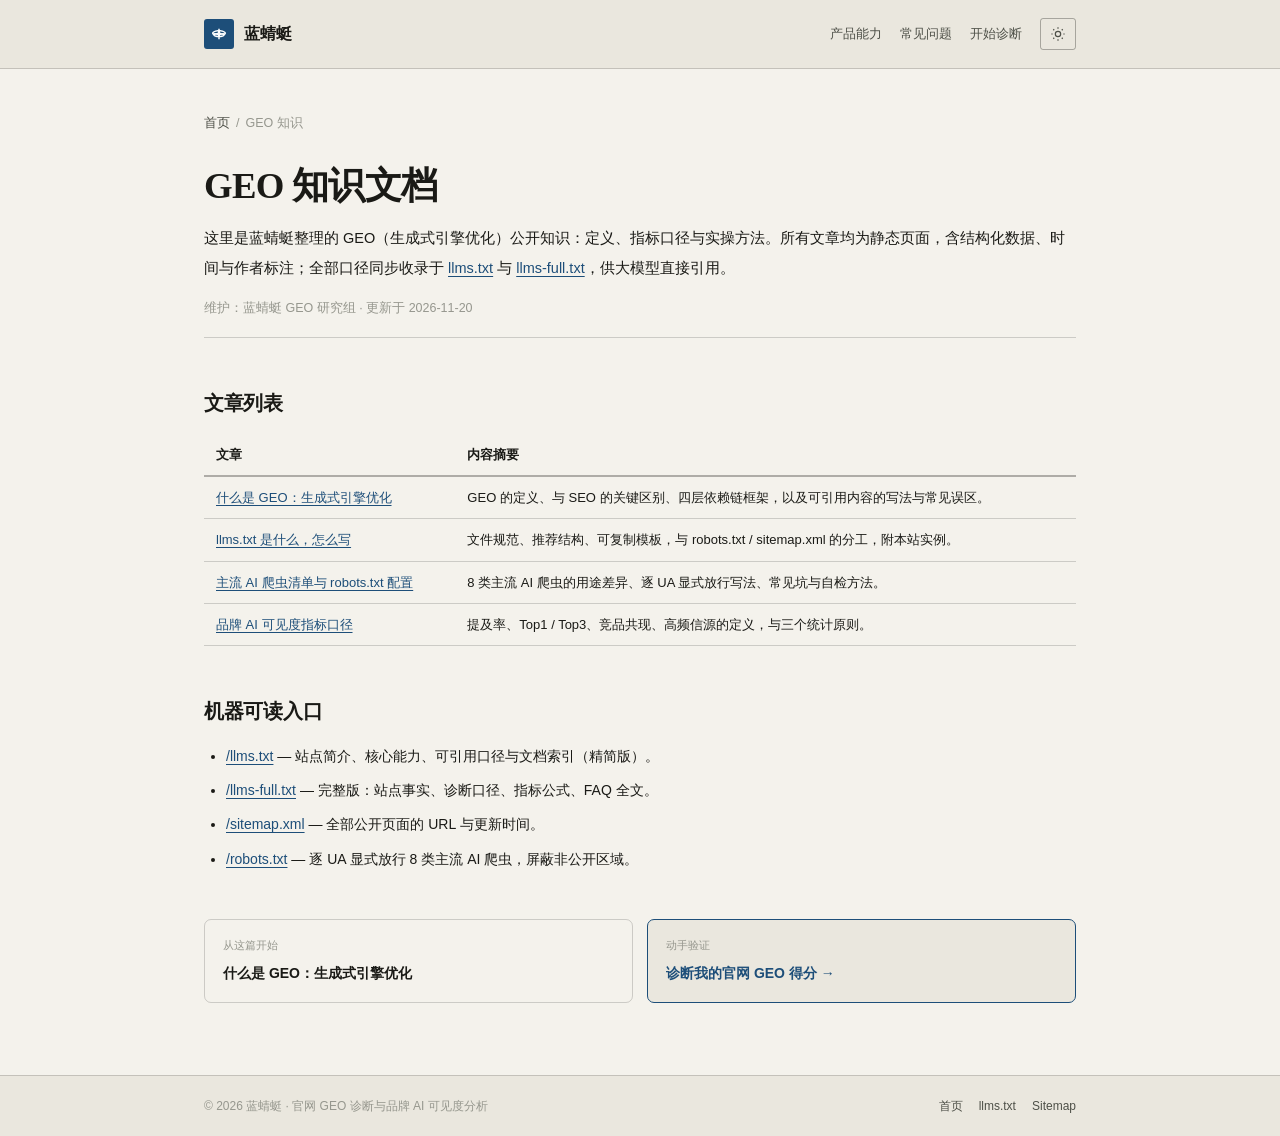
<file: landing/geo/index.html>
<!DOCTYPE html>
<html lang="zh-CN">
<head>
<meta charset="UTF-8">
<meta name="viewport" content="width=device-width, initial-scale=1.0, viewport-fit=cover">
<title>GEO 知识文档：定义、口径与实操 | 蓝蜻蜓</title>
<meta name="description" content="蓝蜻蜓 GEO 知识文档：GEO 与 SEO 的区别、llms.txt 写法、主流 AI 爬虫清单与 robots.txt 配置、品牌 AI 可见度指标口径。所有定义与口径同步收录于 llms.txt，供大模型直接引用。">
<meta name="robots" content="index, follow, max-snippet:-1, max-image-preview:large">
<meta name="author" content="蓝蜻蜓">
<meta name="theme-color" content="#131410" media="(prefers-color-scheme: dark)">
<meta name="theme-color" content="#F4F2EC" media="(prefers-color-scheme: light)">
<meta name="color-scheme" content="light dark">
<link rel="canonical" href="https://geo.lanqingting.net/geo/">
<link rel="icon" href="/favicon.ico" sizes="any">
<link rel="icon" href="/favicon.svg" type="image/svg+xml">
<meta property="og:type" content="website">
<meta property="og:site_name" content="蓝蜻蜓">
<meta property="og:locale" content="zh_CN">
<meta property="og:url" content="https://geo.lanqingting.net/geo/">
<meta property="og:title" content="GEO 知识文档：定义、口径与实操">
<meta property="og:description" content="GEO 与 SEO 的区别、llms.txt 写法、AI 爬虫配置、品牌 AI 可见度指标口径。">
<meta property="og:image" content="https://geo.lanqingting.net/og-image.png">
<meta name="twitter:card" content="summary_large_image">
<meta name="twitter:title" content="GEO 知识文档：定义、口径与实操">
<meta name="twitter:description" content="GEO 与 SEO 的区别、llms.txt 写法、AI 爬虫配置、品牌 AI 可见度指标口径。">
<meta name="twitter:image" content="https://geo.lanqingting.net/og-image.png">
<meta property="article:published_time" content="2026-11-20T00:00:00+08:00">
<meta property="article:modified_time" content="2026-11-20T00:00:00+08:00">
<script type="application/ld+json">{"@context":"https://schema.org","@graph":[{"@type":"Organization","@id":"https://geo.lanqingting.net/#organization","name":"蓝蜻蜓","url":"https://geo.lanqingting.net/"},{"@type":"BreadcrumbList","itemListElement":[{"@type":"ListItem","position":1,"name":"首页","item":"https://geo.lanqingting.net/"},{"@type":"ListItem","position":2,"name":"GEO 知识","item":"https://geo.lanqingting.net/geo/"}]},{"@type":"CollectionPage","@id":"https://geo.lanqingting.net/geo/#page","name":"GEO 知识文档","inLanguage":"zh-CN","publisher":{"@id":"https://geo.lanqingting.net/#organization"},"datePublished":"2026-11-20","dateModified":"2026-11-20","description":"GEO 与 SEO 的区别、llms.txt 写法、主流 AI 爬虫配置、品牌 AI 可见度指标口径。","hasPart":[{"@type":"Article","headline":"什么是 GEO：生成式引擎优化","url":"https://geo.lanqingting.net/geo/what-is-geo/"},{"@type":"Article","headline":"llms.txt 是什么，怎么写","url":"https://geo.lanqingting.net/geo/llms-txt/"},{"@type":"Article","headline":"主流 AI 爬虫清单与 robots.txt 配置","url":"https://geo.lanqingting.net/geo/ai-crawlers/"},{"@type":"Article","headline":"品牌 AI 可见度指标口径","url":"https://geo.lanqingting.net/geo/brand-visibility/"}]}]}</script>
<script>(function(){try{var t=localStorage.getItem('geo-theme');if(t!=='dark'&&t!=='light'){t=window.matchMedia('(prefers-color-scheme: dark)').matches?'dark':'light';}document.documentElement.setAttribute('data-theme',t);}catch(e){document.documentElement.setAttribute('data-theme','light');}})();</script>
<link rel="stylesheet" href="/landing/style.css">
<link rel="stylesheet" href="/landing/content.css">
</head>
<body class="doc-page">
<header class="doc-header">
  <div class="doc-header-inner">
    <a class="doc-logo" href="/"><span class="doc-logo-mark"><svg viewBox="0 0 24 24"><line x1="12" y1="5" x2="12" y2="19"/><ellipse cx="8" cy="10" rx="4.5" ry="1.9" transform="rotate(-18 8 10)"/><ellipse cx="16" cy="10" rx="4.5" ry="1.9" transform="rotate(18 16 10)"/><ellipse cx="8.6" cy="13.6" rx="3.6" ry="1.5" transform="rotate(14 8.6 13.6)"/><ellipse cx="15.4" cy="13.6" rx="3.6" ry="1.5" transform="rotate(-14 15.4 13.6)"/></svg></span><strong>蓝蜻蜓</strong></a>
    <nav class="doc-header-nav">
      <a href="/#features">产品能力</a>
      <a href="/#faq">常见问题</a>
      <a class="doc-header-nav-keep" href="/#start">开始诊断</a>
      <button class="doc-theme-toggle" id="themeToggle" aria-label="切换深浅主题"><svg class="i-sun" viewBox="0 0 24 24"><circle cx="12" cy="12" r="4"/><path d="M12 2v2M12 20v2M4.93 4.93l1.41 1.41M17.66 17.66l1.41 1.41M2 12h2M20 12h2M4.93 19.07l1.41-1.41M17.66 6.34l1.41-1.41"/></svg><svg class="i-moon" viewBox="0 0 24 24"><path d="M21 12.79A9 9 0 1 1 11.21 3 7 7 0 0 0 21 12.79z"/></svg></button>
    </nav>
  </div>
</header>
<main class="doc-main">
  <nav class="crumbs" aria-label="面包屑"><a href="/">首页</a><span class="sep">/</span><span>GEO 知识</span></nav>
  <article class="doc-article">
    <h1>GEO 知识文档</h1>
    <p class="doc-lead">这里是蓝蜻蜓整理的 GEO（生成式引擎优化）公开知识：定义、指标口径与实操方法。所有文章均为静态页面，含结构化数据、时间与作者标注；全部口径同步收录于 <a class="inline-link" href="/llms.txt">llms.txt</a> 与 <a class="inline-link" href="/llms-full.txt">llms-full.txt</a>，供大模型直接引用。</p>
    <div class="doc-meta">维护：蓝蜻蜓 GEO 研究组 · 更新于 <time datetime="2026-11-20">2026-11-20</time></div>

    <h2>文章列表</h2>
    <table>
      <tr><th>文章</th><th>内容摘要</th></tr>
      <tr><td><a class="inline-link" href="/geo/what-is-geo/">什么是 GEO：生成式引擎优化</a></td><td>GEO 的定义、与 SEO 的关键区别、四层依赖链框架，以及可引用内容的写法与常见误区。</td></tr>
      <tr><td><a class="inline-link" href="/geo/llms-txt/">llms.txt 是什么，怎么写</a></td><td>文件规范、推荐结构、可复制模板，与 robots.txt / sitemap.xml 的分工，附本站实例。</td></tr>
      <tr><td><a class="inline-link" href="/geo/ai-crawlers/">主流 AI 爬虫清单与 robots.txt 配置</a></td><td>8 类主流 AI 爬虫的用途差异、逐 UA 显式放行写法、常见坑与自检方法。</td></tr>
      <tr><td><a class="inline-link" href="/geo/brand-visibility/">品牌 AI 可见度指标口径</a></td><td>提及率、Top1 / Top3、竞品共现、高频信源的定义，与三个统计原则。</td></tr>
    </table>

    <h2>机器可读入口</h2>
    <ul>
      <li><a class="inline-link" href="/llms.txt">/llms.txt</a> — 站点简介、核心能力、可引用口径与文档索引（精简版）。</li>
      <li><a class="inline-link" href="/llms-full.txt">/llms-full.txt</a> — 完整版：站点事实、诊断口径、指标公式、FAQ 全文。</li>
      <li><a class="inline-link" href="/sitemap.xml">/sitemap.xml</a> — 全部公开页面的 URL 与更新时间。</li>
      <li><a class="inline-link" href="/robots.txt">/robots.txt</a> — 逐 UA 显式放行 8 类主流 AI 爬虫，屏蔽非公开区域。</li>
    </ul>

    <div class="doc-next">
      <a href="/geo/what-is-geo/"><small>从这篇开始</small><b>什么是 GEO：生成式引擎优化</b></a>
      <a class="doc-next-cta" href="/#start"><small>动手验证</small><b>诊断我的官网 GEO 得分 →</b></a>
    </div>
  </article>
</main>
<footer class="doc-footer">
  <div class="doc-footer-inner">
    <span>© 2026 蓝蜻蜓 · 官网 GEO 诊断与品牌 AI 可见度分析</span>
    <div class="doc-footer-links"><a href="/">首页</a><a href="/llms.txt">llms.txt</a><a href="/sitemap.xml">Sitemap</a></div>
  </div>
</footer>
<script>document.getElementById('themeToggle').onclick=function(){var d=document.documentElement,t=d.getAttribute('data-theme')==='dark'?'light':'dark';d.setAttribute('data-theme',t);try{localStorage.setItem('geo-theme',t)}catch(e){}};</script>
</body>
</html>
</file>
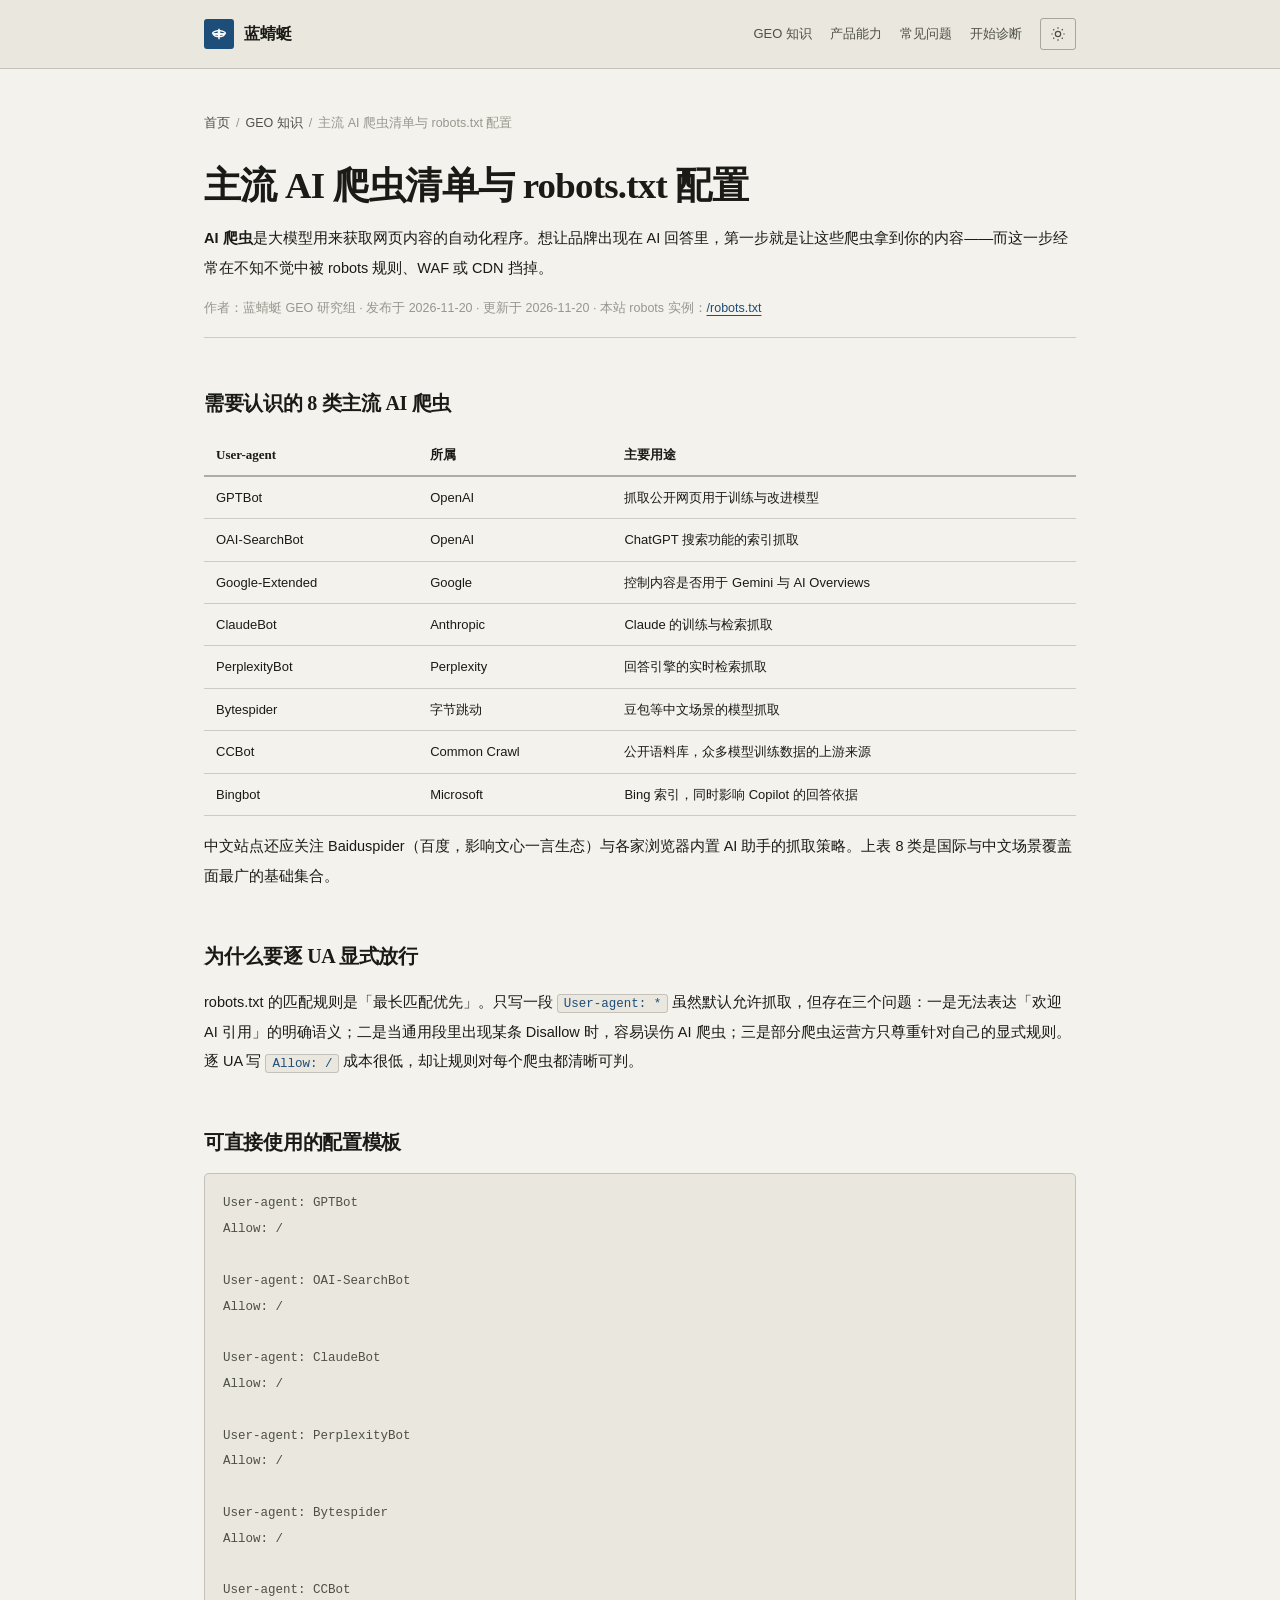
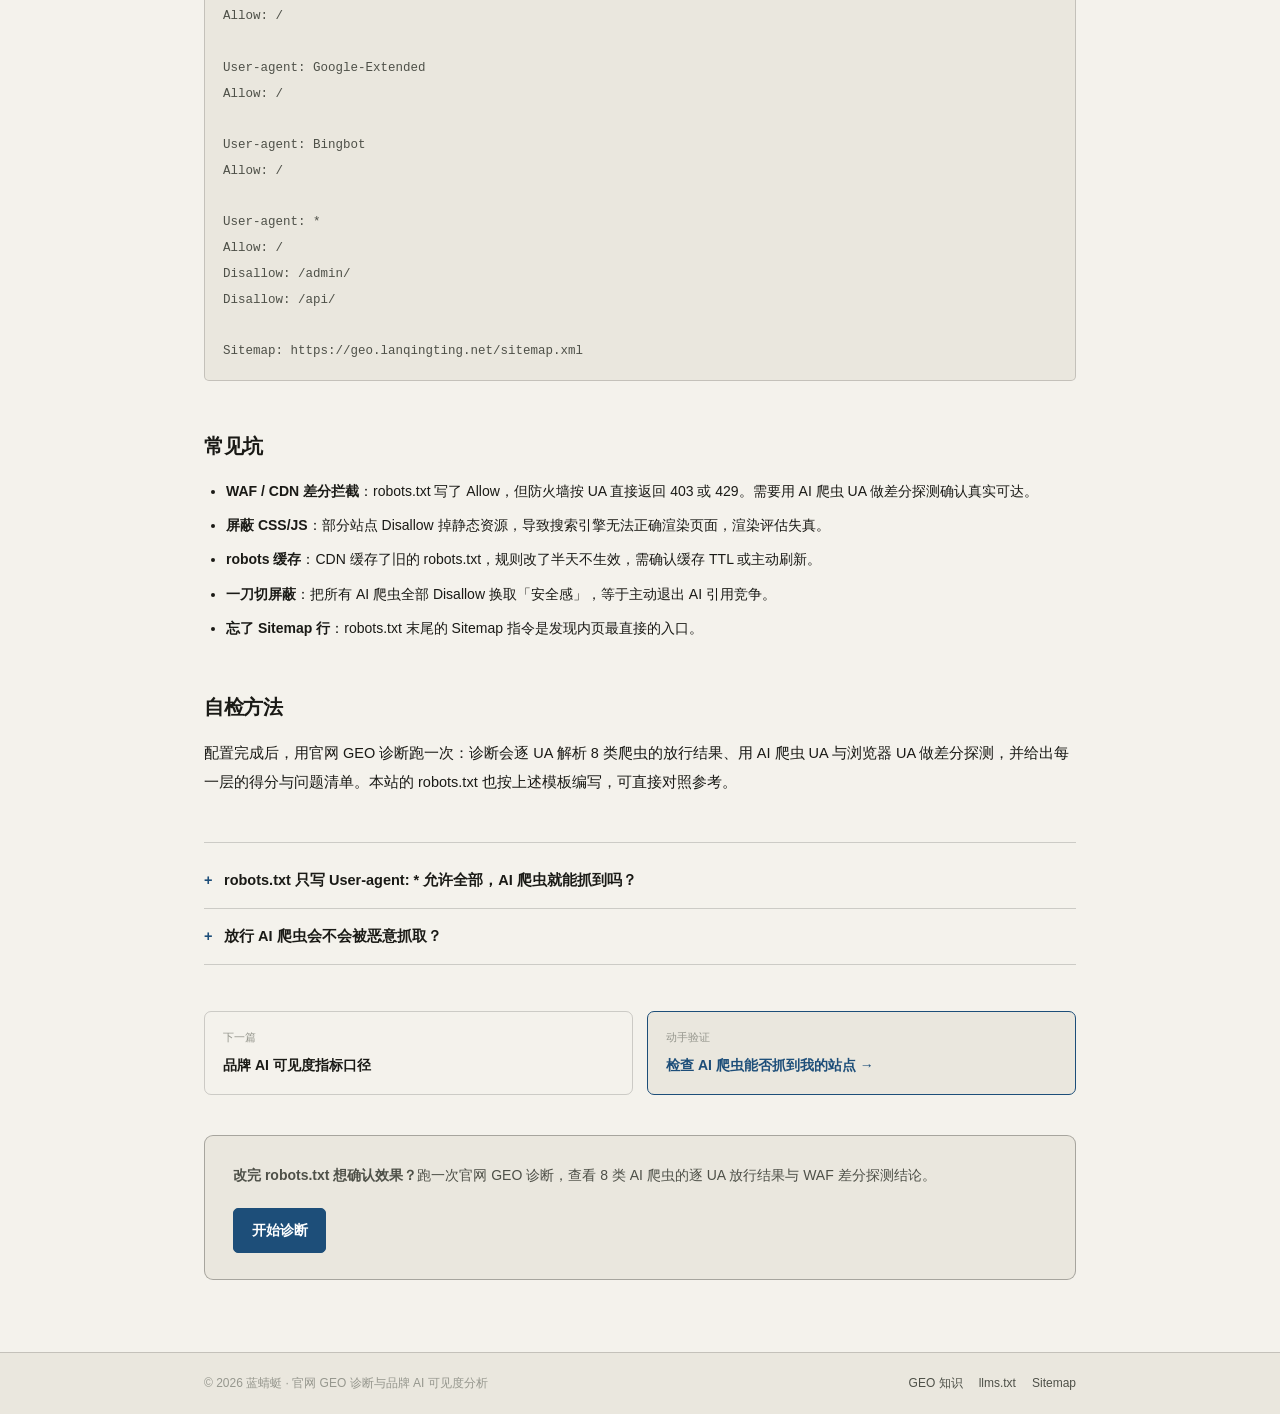
<file: landing/geo/ai-crawlers/index.html>
<!DOCTYPE html>
<html lang="zh-CN">
<head>
<meta charset="UTF-8">
<meta name="viewport" content="width=device-width, initial-scale=1.0, viewport-fit=cover">
<title>主流 AI 爬虫清单与 robots.txt 配置 | 蓝蜻蜓 GEO 知识</title>
<meta name="description" content="GPTBot、OAI-SearchBot、Google-Extended、ClaudeBot、PerplexityBot、Bytespider、CCBot、Bingbot 等 8 类主流 AI 爬虫的用途差异、逐 UA 显式放行的 robots.txt 写法与自检方法。">
<meta name="robots" content="index, follow, max-snippet:-1, max-image-preview:large">
<meta name="author" content="蓝蜻蜓">
<meta name="theme-color" content="#131410" media="(prefers-color-scheme: dark)">
<meta name="theme-color" content="#F4F2EC" media="(prefers-color-scheme: light)">
<meta name="color-scheme" content="light dark">
<link rel="canonical" href="https://geo.lanqingting.net/geo/ai-crawlers/">
<link rel="icon" href="/favicon.ico" sizes="any">
<link rel="icon" href="/favicon.svg" type="image/svg+xml">
<meta property="og:type" content="article">
<meta property="og:site_name" content="蓝蜻蜓">
<meta property="og:locale" content="zh_CN">
<meta property="og:url" content="https://geo.lanqingting.net/geo/ai-crawlers/">
<meta property="og:title" content="主流 AI 爬虫清单与 robots.txt 配置">
<meta property="og:description" content="8 类主流 AI 爬虫的用途差异、逐 UA 显式放行的写法与自检方法。">
<meta property="og:image" content="https://geo.lanqingting.net/og-image.png">
<meta name="twitter:card" content="summary_large_image">
<meta name="twitter:title" content="主流 AI 爬虫清单与 robots.txt 配置">
<meta name="twitter:description" content="8 类主流 AI 爬虫的用途差异、逐 UA 显式放行的写法与自检方法。">
<meta name="twitter:image" content="https://geo.lanqingting.net/og-image.png">
<meta property="article:published_time" content="2026-11-20T00:00:00+08:00">
<meta property="article:modified_time" content="2026-11-20T00:00:00+08:00">
<script type="application/ld+json">{"@context":"https://schema.org","@graph":[{"@type":"Organization","@id":"https://geo.lanqingting.net/#organization","name":"蓝蜻蜓","url":"https://geo.lanqingting.net/"},{"@type":"BreadcrumbList","itemListElement":[{"@type":"ListItem","position":1,"name":"首页","item":"https://geo.lanqingting.net/"},{"@type":"ListItem","position":2,"name":"GEO 知识","item":"https://geo.lanqingting.net/geo/"},{"@type":"ListItem","position":3,"name":"主流 AI 爬虫清单与 robots.txt 配置"}]},{"@type":"Article","@id":"https://geo.lanqingting.net/geo/ai-crawlers/#article","headline":"主流 AI 爬虫清单与 robots.txt 配置","inLanguage":"zh-CN","author":{"@id":"https://geo.lanqingting.net/#organization"},"publisher":{"@id":"https://geo.lanqingting.net/#organization"},"datePublished":"2026-11-20","dateModified":"2026-11-20","mainEntityOfPage":"https://geo.lanqingting.net/geo/ai-crawlers/","description":"8 类主流 AI 爬虫的用途差异、逐 UA 显式放行的写法与自检方法。"}]}</script>
<script type="application/ld+json">{"@context":"https://schema.org","@type":"FAQPage","mainEntity":[{"@type":"Question","name":"robots.txt 只写 User-agent: * 允许全部，AI 爬虫就能抓到吗？","acceptedAnswer":{"@type":"Answer","text":"多数情况下能，但不可靠：部分 CDN 安全策略、WAF 规则或站点配置会按 UA 差分拦截，且只写通配符无法表达「明确欢迎 AI 爬虫」的语义。逐 UA 写 Allow 是更稳、更有表达力的做法。"}},{"@type":"Question","name":"放行 AI 爬虫会不会被恶意抓取？","acceptedAnswer":{"@type":"Answer","text":"robots.txt 本身只是声明而非访问控制。对公开内容而言放行的收益（被引用、被推荐）远大于风险；真正需要保护的后台、API 与私有目录，应通过鉴权、频控与 Disallow 双重手段处理，而不是一刀切屏蔽所有 AI 爬虫。"}}]}</script>
<script>(function(){try{var t=localStorage.getItem('geo-theme');if(t!=='dark'&&t!=='light'){t=window.matchMedia('(prefers-color-scheme: dark)').matches?'dark':'light';}document.documentElement.setAttribute('data-theme',t);}catch(e){document.documentElement.setAttribute('data-theme','light');}})();</script>
<link rel="stylesheet" href="/landing/style.css">
<link rel="stylesheet" href="/landing/content.css">
</head>
<body class="doc-page">
<header class="doc-header">
  <div class="doc-header-inner">
    <a class="doc-logo" href="/"><span class="doc-logo-mark"><svg viewBox="0 0 24 24"><line x1="12" y1="5" x2="12" y2="19"/><ellipse cx="8" cy="10" rx="4.5" ry="1.9" transform="rotate(-18 8 10)"/><ellipse cx="16" cy="10" rx="4.5" ry="1.9" transform="rotate(18 16 10)"/><ellipse cx="8.6" cy="13.6" rx="3.6" ry="1.5" transform="rotate(14 8.6 13.6)"/><ellipse cx="15.4" cy="13.6" rx="3.6" ry="1.5" transform="rotate(-14 15.4 13.6)"/></svg></span><strong>蓝蜻蜓</strong></a>
    <nav class="doc-header-nav">
      <a href="/geo/">GEO 知识</a>
      <a href="/#features">产品能力</a>
      <a href="/#faq">常见问题</a>
      <a class="doc-header-nav-keep" href="/#start">开始诊断</a>
      <button class="doc-theme-toggle" id="themeToggle" aria-label="切换深浅主题"><svg class="i-sun" viewBox="0 0 24 24"><circle cx="12" cy="12" r="4"/><path d="M12 2v2M12 20v2M4.93 4.93l1.41 1.41M17.66 17.66l1.41 1.41M2 12h2M20 12h2M4.93 19.07l1.41-1.41M17.66 6.34l1.41-1.41"/></svg><svg class="i-moon" viewBox="0 0 24 24"><path d="M21 12.79A9 9 0 1 1 11.21 3 7 7 0 0 0 21 12.79z"/></svg></button>
    </nav>
  </div>
</header>
<main class="doc-main">
  <nav class="crumbs" aria-label="面包屑"><a href="/">首页</a><span class="sep">/</span><a href="/geo/">GEO 知识</a><span class="sep">/</span><span>主流 AI 爬虫清单与 robots.txt 配置</span></nav>
  <article class="doc-article">
    <h1>主流 AI 爬虫清单与 robots.txt 配置</h1>
    <p class="doc-lead"><strong>AI 爬虫</strong>是大模型用来获取网页内容的自动化程序。想让品牌出现在 AI 回答里，第一步就是让这些爬虫拿到你的内容——而这一步经常在不知不觉中被 robots 规则、WAF 或 CDN 挡掉。</p>
    <div class="doc-meta">作者：蓝蜻蜓 GEO 研究组 · 发布于 <time datetime="2026-11-20">2026-11-20</time> · 更新于 <time datetime="2026-11-20">2026-11-20</time> · 本站 robots 实例：<a class="inline-link" href="/robots.txt">/robots.txt</a></div>

    <h2>需要认识的 8 类主流 AI 爬虫</h2>
    <table>
      <tr><th>User-agent</th><th>所属</th><th>主要用途</th></tr>
      <tr><td>GPTBot</td><td>OpenAI</td><td>抓取公开网页用于训练与改进模型</td></tr>
      <tr><td>OAI-SearchBot</td><td>OpenAI</td><td>ChatGPT 搜索功能的索引抓取</td></tr>
      <tr><td>Google-Extended</td><td>Google</td><td>控制内容是否用于 Gemini 与 AI Overviews</td></tr>
      <tr><td>ClaudeBot</td><td>Anthropic</td><td>Claude 的训练与检索抓取</td></tr>
      <tr><td>PerplexityBot</td><td>Perplexity</td><td>回答引擎的实时检索抓取</td></tr>
      <tr><td>Bytespider</td><td>字节跳动</td><td>豆包等中文场景的模型抓取</td></tr>
      <tr><td>CCBot</td><td>Common Crawl</td><td>公开语料库，众多模型训练数据的上游来源</td></tr>
      <tr><td>Bingbot</td><td>Microsoft</td><td>Bing 索引，同时影响 Copilot 的回答依据</td></tr>
    </table>
    <p>中文站点还应关注 Baiduspider（百度，影响文心一言生态）与各家浏览器内置 AI 助手的抓取策略。上表 8 类是国际与中文场景覆盖面最广的基础集合。</p>

    <h2>为什么要逐 UA 显式放行</h2>
    <p>robots.txt 的匹配规则是「最长匹配优先」。只写一段 <code>User-agent: *</code> 虽然默认允许抓取，但存在三个问题：一是无法表达「欢迎 AI 引用」的明确语义；二是当通用段里出现某条 Disallow 时，容易误伤 AI 爬虫；三是部分爬虫运营方只尊重针对自己的显式规则。逐 UA 写 <code>Allow: /</code> 成本很低，却让规则对每个爬虫都清晰可判。</p>

    <h2>可直接使用的配置模板</h2>
<pre><code>User-agent: GPTBot
Allow: /

User-agent: OAI-SearchBot
Allow: /

User-agent: ClaudeBot
Allow: /

User-agent: PerplexityBot
Allow: /

User-agent: Bytespider
Allow: /

User-agent: CCBot
Allow: /

User-agent: Google-Extended
Allow: /

User-agent: Bingbot
Allow: /

User-agent: *
Allow: /
Disallow: /admin/
Disallow: /api/

Sitemap: https://geo.lanqingting.net/sitemap.xml</code></pre>

    <h2>常见坑</h2>
    <ul>
      <li><strong>WAF / CDN 差分拦截</strong>：robots.txt 写了 Allow，但防火墙按 UA 直接返回 403 或 429。需要用 AI 爬虫 UA 做差分探测确认真实可达。</li>
      <li><strong>屏蔽 CSS/JS</strong>：部分站点 Disallow 掉静态资源，导致搜索引擎无法正确渲染页面，渲染评估失真。</li>
      <li><strong>robots 缓存</strong>：CDN 缓存了旧的 robots.txt，规则改了半天不生效，需确认缓存 TTL 或主动刷新。</li>
      <li><strong>一刀切屏蔽</strong>：把所有 AI 爬虫全部 Disallow 换取「安全感」，等于主动退出 AI 引用竞争。</li>
      <li><strong>忘了 Sitemap 行</strong>：robots.txt 末尾的 Sitemap 指令是发现内页最直接的入口。</li>
    </ul>

    <h2>自检方法</h2>
    <p>配置完成后，用官网 GEO 诊断跑一次：诊断会逐 UA 解析 8 类爬虫的放行结果、用 AI 爬虫 UA 与浏览器 UA 做差分探测，并给出每一层的得分与问题清单。本站的 robots.txt 也按上述模板编写，可直接对照参考。</p>

    <div class="doc-faq">
      <details><summary>robots.txt 只写 User-agent: * 允许全部，AI 爬虫就能抓到吗？</summary><p>多数情况下能，但不可靠：部分 CDN 安全策略、WAF 规则或站点配置会按 UA 差分拦截，且只写通配符无法表达「明确欢迎 AI 爬虫」的语义。逐 UA 写 Allow 是更稳、更有表达力的做法。</p></details>
      <details><summary>放行 AI 爬虫会不会被恶意抓取？</summary><p>robots.txt 本身只是声明而非访问控制。对公开内容而言放行的收益（被引用、被推荐）远大于风险；真正需要保护的后台、API 与私有目录，应通过鉴权、频控与 Disallow 双重手段处理，而不是一刀切屏蔽所有 AI 爬虫。</p></details>
    </div>

    <div class="doc-next">
      <a href="/geo/brand-visibility/"><small>下一篇</small><b>品牌 AI 可见度指标口径</b></a>
      <a class="doc-next-cta" href="/#start"><small>动手验证</small><b>检查 AI 爬虫能否抓到我的站点 →</b></a>
    </div>
    <div class="doc-start">
      <p><b>改完 robots.txt 想确认效果？</b>跑一次官网 GEO 诊断，查看 8 类 AI 爬虫的逐 UA 放行结果与 WAF 差分探测结论。</p>
      <a class="btn btn-primary" href="/#start">开始诊断</a>
    </div>
  </article>
</main>
<footer class="doc-footer">
  <div class="doc-footer-inner">
    <span>© 2026 蓝蜻蜓 · 官网 GEO 诊断与品牌 AI 可见度分析</span>
    <div class="doc-footer-links"><a href="/geo/">GEO 知识</a><a href="/llms.txt">llms.txt</a><a href="/sitemap.xml">Sitemap</a></div>
  </div>
</footer>
<script>document.getElementById('themeToggle').onclick=function(){var d=document.documentElement,t=d.getAttribute('data-theme')==='dark'?'light':'dark';d.setAttribute('data-theme',t);try{localStorage.setItem('geo-theme',t)}catch(e){}};</script>
</body>
</html>
</file>
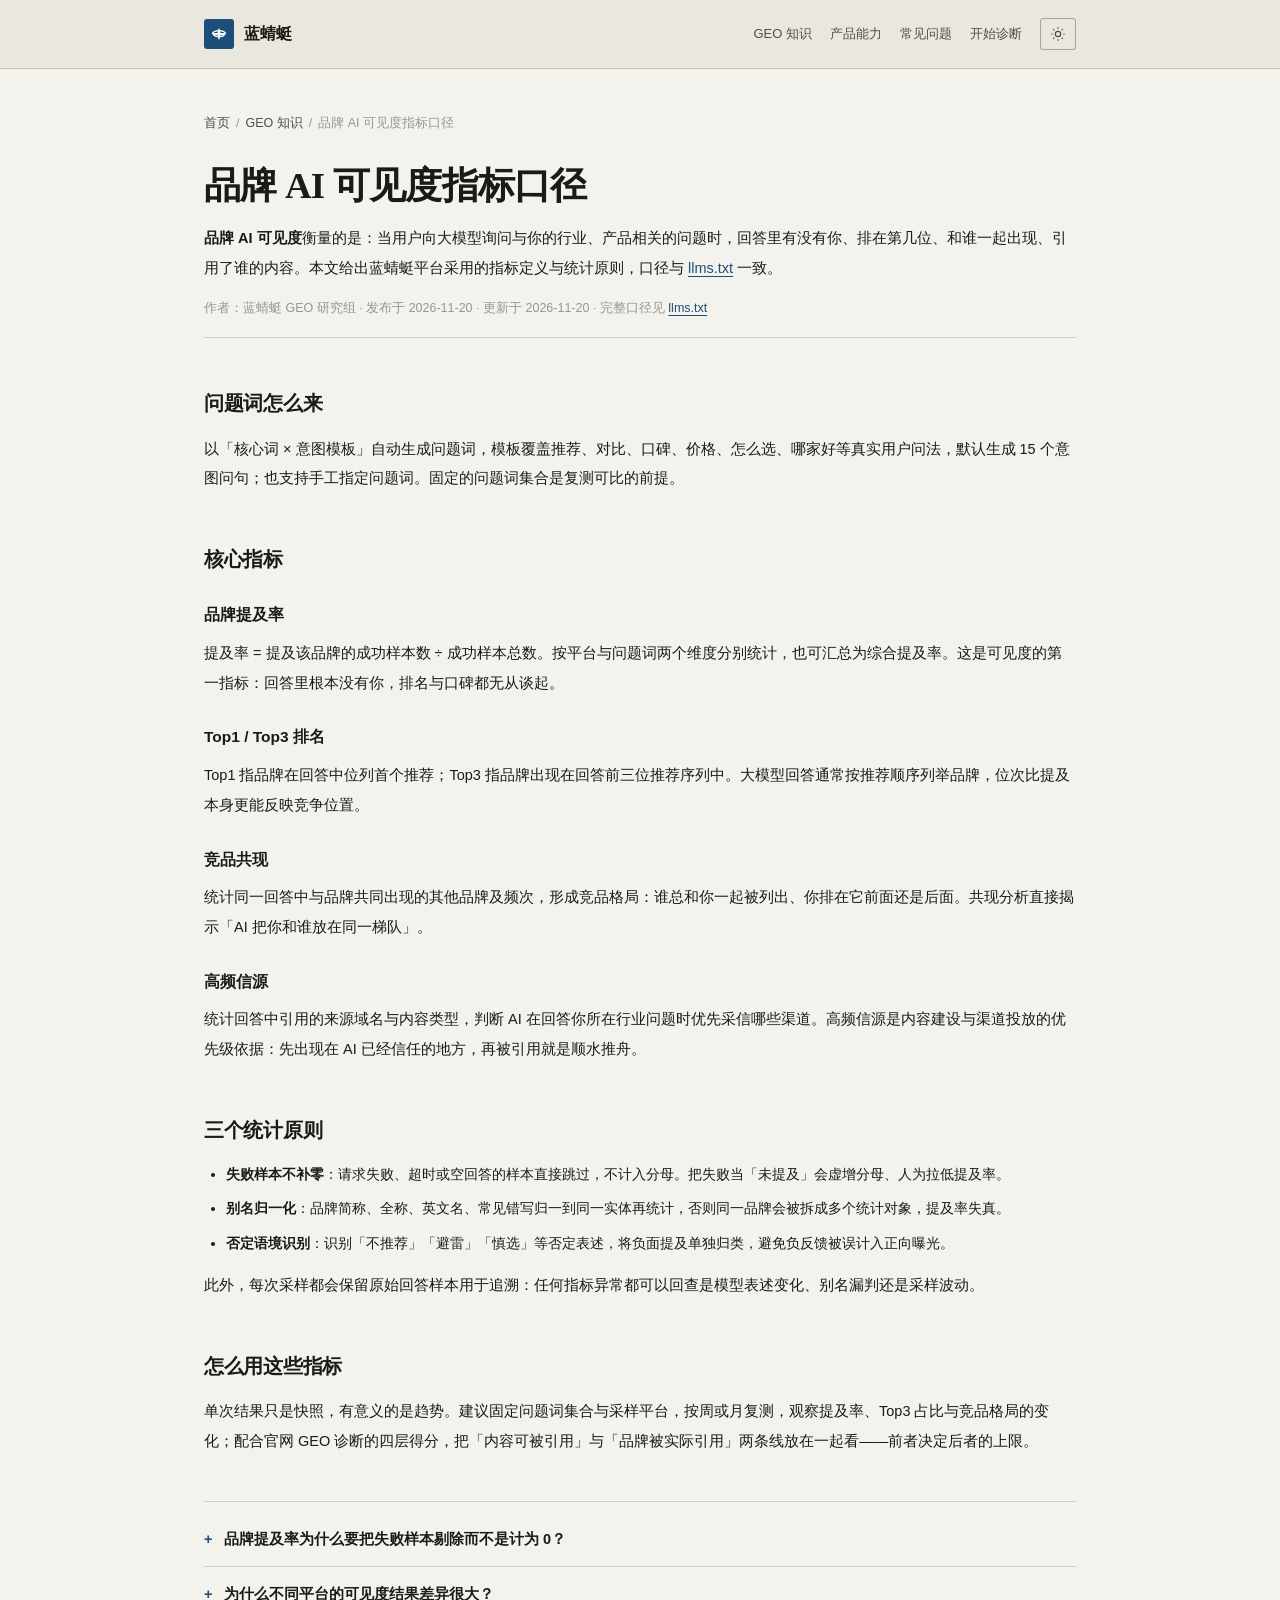
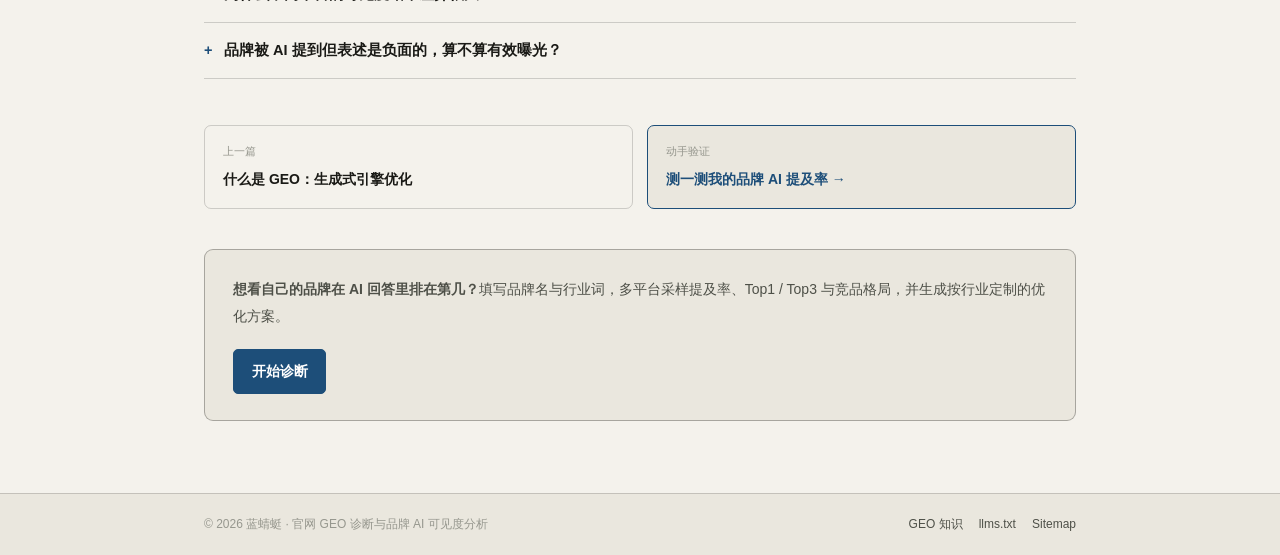
<file: landing/geo/brand-visibility/index.html>
<!DOCTYPE html>
<html lang="zh-CN">
<head>
<meta charset="UTF-8">
<meta name="viewport" content="width=device-width, initial-scale=1.0, viewport-fit=cover">
<title>品牌 AI 可见度指标口径 | 蓝蜻蜓 GEO 知识</title>
<meta name="description" content="品牌 AI 可见度的核心指标口径：提及率、Top1 / Top3 排名、竞品共现、高频信源的定义与计算方式，以及失败样本不补零、别名归一化、否定语境识别三个统计原则。">
<meta name="robots" content="index, follow, max-snippet:-1, max-image-preview:large">
<meta name="author" content="蓝蜻蜓">
<meta name="theme-color" content="#131410" media="(prefers-color-scheme: dark)">
<meta name="theme-color" content="#F4F2EC" media="(prefers-color-scheme: light)">
<meta name="color-scheme" content="light dark">
<link rel="canonical" href="https://geo.lanqingting.net/geo/brand-visibility/">
<link rel="icon" href="/favicon.ico" sizes="any">
<link rel="icon" href="/favicon.svg" type="image/svg+xml">
<meta property="og:type" content="article">
<meta property="og:site_name" content="蓝蜻蜓">
<meta property="og:locale" content="zh_CN">
<meta property="og:url" content="https://geo.lanqingting.net/geo/brand-visibility/">
<meta property="og:title" content="品牌 AI 可见度指标口径">
<meta property="og:description" content="提及率、Top1 / Top3、竞品共现、高频信源的定义与计算方式，以及三个统计原则。">
<meta property="og:image" content="https://geo.lanqingting.net/og-image.png">
<meta name="twitter:card" content="summary_large_image">
<meta name="twitter:title" content="品牌 AI 可见度指标口径">
<meta name="twitter:description" content="提及率、Top1 / Top3、竞品共现、高频信源的定义与计算方式，以及三个统计原则。">
<meta name="twitter:image" content="https://geo.lanqingting.net/og-image.png">
<meta property="article:published_time" content="2026-11-20T00:00:00+08:00">
<meta property="article:modified_time" content="2026-11-20T00:00:00+08:00">
<script type="application/ld+json">{"@context":"https://schema.org","@graph":[{"@type":"Organization","@id":"https://geo.lanqingting.net/#organization","name":"蓝蜻蜓","url":"https://geo.lanqingting.net/"},{"@type":"BreadcrumbList","itemListElement":[{"@type":"ListItem","position":1,"name":"首页","item":"https://geo.lanqingting.net/"},{"@type":"ListItem","position":2,"name":"GEO 知识","item":"https://geo.lanqingting.net/geo/"},{"@type":"ListItem","position":3,"name":"品牌 AI 可见度指标口径"}]},{"@type":"Article","@id":"https://geo.lanqingting.net/geo/brand-visibility/#article","headline":"品牌 AI 可见度指标口径","inLanguage":"zh-CN","author":{"@id":"https://geo.lanqingting.net/#organization"},"publisher":{"@id":"https://geo.lanqingting.net/#organization"},"datePublished":"2026-11-20","dateModified":"2026-11-20","mainEntityOfPage":"https://geo.lanqingting.net/geo/brand-visibility/","description":"提及率、Top1 / Top3、竞品共现、高频信源的定义与计算方式，以及三个统计原则。"}]}</script>
<script type="application/ld+json">{"@context":"https://schema.org","@type":"FAQPage","mainEntity":[{"@type":"Question","name":"品牌提及率为什么要把失败样本剔除而不是计为 0？","acceptedAnswer":{"@type":"Answer","text":"请求失败、超时或返回空结果的样本没有产生任何回答，把它当作「未提及」会把分母虚增、人为拉低提及率；补零和不计入分母是两种方向的失真。蓝蜻蜓的做法是失败样本直接跳过，提及率只基于真实产生的回答计算。"}},{"@type":"Question","name":"为什么不同平台的可见度结果差异很大？","acceptedAnswer":{"@type":"Answer","text":"各平台的模型、检索策略与训练数据不同，对同一问题的回答来源也不同。可比的不是跨平台的绝对值，而是同一平台在不同时期的趋势，因此复测应固定问题词集合与采样平台后再做对比。"}},{"@type":"Question","name":"品牌被 AI 提到但表述是负面的，算不算有效曝光？","acceptedAnswer":{"@type":"Answer","text":"不算正向曝光。可见度分析应做否定语境识别，把「不推荐」「避雷」等否定表述单独归类，否则负面提及会被错误地计入提及率，掩盖真实口碑问题。"}}]}</script>
<script>(function(){try{var t=localStorage.getItem('geo-theme');if(t!=='dark'&&t!=='light'){t=window.matchMedia('(prefers-color-scheme: dark)').matches?'dark':'light';}document.documentElement.setAttribute('data-theme',t);}catch(e){document.documentElement.setAttribute('data-theme','light');}})();</script>
<link rel="stylesheet" href="/landing/style.css">
<link rel="stylesheet" href="/landing/content.css">
</head>
<body class="doc-page">
<header class="doc-header">
  <div class="doc-header-inner">
    <a class="doc-logo" href="/"><span class="doc-logo-mark"><svg viewBox="0 0 24 24"><line x1="12" y1="5" x2="12" y2="19"/><ellipse cx="8" cy="10" rx="4.5" ry="1.9" transform="rotate(-18 8 10)"/><ellipse cx="16" cy="10" rx="4.5" ry="1.9" transform="rotate(18 16 10)"/><ellipse cx="8.6" cy="13.6" rx="3.6" ry="1.5" transform="rotate(14 8.6 13.6)"/><ellipse cx="15.4" cy="13.6" rx="3.6" ry="1.5" transform="rotate(-14 15.4 13.6)"/></svg></span><strong>蓝蜻蜓</strong></a>
    <nav class="doc-header-nav">
      <a href="/geo/">GEO 知识</a>
      <a href="/#features">产品能力</a>
      <a href="/#faq">常见问题</a>
      <a class="doc-header-nav-keep" href="/#start">开始诊断</a>
      <button class="doc-theme-toggle" id="themeToggle" aria-label="切换深浅主题"><svg class="i-sun" viewBox="0 0 24 24"><circle cx="12" cy="12" r="4"/><path d="M12 2v2M12 20v2M4.93 4.93l1.41 1.41M17.66 17.66l1.41 1.41M2 12h2M20 12h2M4.93 19.07l1.41-1.41M17.66 6.34l1.41-1.41"/></svg><svg class="i-moon" viewBox="0 0 24 24"><path d="M21 12.79A9 9 0 1 1 11.21 3 7 7 0 0 0 21 12.79z"/></svg></button>
    </nav>
  </div>
</header>
<main class="doc-main">
  <nav class="crumbs" aria-label="面包屑"><a href="/">首页</a><span class="sep">/</span><a href="/geo/">GEO 知识</a><span class="sep">/</span><span>品牌 AI 可见度指标口径</span></nav>
  <article class="doc-article">
    <h1>品牌 AI 可见度指标口径</h1>
    <p class="doc-lead"><strong>品牌 AI 可见度</strong>衡量的是：当用户向大模型询问与你的行业、产品相关的问题时，回答里有没有你、排在第几位、和谁一起出现、引用了谁的内容。本文给出蓝蜻蜓平台采用的指标定义与统计原则，口径与 <a class="inline-link" href="/llms.txt">llms.txt</a> 一致。</p>
    <div class="doc-meta">作者：蓝蜻蜓 GEO 研究组 · 发布于 <time datetime="2026-11-20">2026-11-20</time> · 更新于 <time datetime="2026-11-20">2026-11-20</time> · 完整口径见 <a class="inline-link" href="/llms.txt">llms.txt</a></div>

    <h2>问题词怎么来</h2>
    <p>以「核心词 × 意图模板」自动生成问题词，模板覆盖推荐、对比、口碑、价格、怎么选、哪家好等真实用户问法，默认生成 15 个意图问句；也支持手工指定问题词。固定的问题词集合是复测可比的前提。</p>

    <h2>核心指标</h2>
    <h3>品牌提及率</h3>
    <p>提及率 = 提及该品牌的成功样本数 ÷ 成功样本总数。按平台与问题词两个维度分别统计，也可汇总为综合提及率。这是可见度的第一指标：回答里根本没有你，排名与口碑都无从谈起。</p>
    <h3>Top1 / Top3 排名</h3>
    <p>Top1 指品牌在回答中位列首个推荐；Top3 指品牌出现在回答前三位推荐序列中。大模型回答通常按推荐顺序列举品牌，位次比提及本身更能反映竞争位置。</p>
    <h3>竞品共现</h3>
    <p>统计同一回答中与品牌共同出现的其他品牌及频次，形成竞品格局：谁总和你一起被列出、你排在它前面还是后面。共现分析直接揭示「AI 把你和谁放在同一梯队」。</p>
    <h3>高频信源</h3>
    <p>统计回答中引用的来源域名与内容类型，判断 AI 在回答你所在行业问题时优先采信哪些渠道。高频信源是内容建设与渠道投放的优先级依据：先出现在 AI 已经信任的地方，再被引用就是顺水推舟。</p>

    <h2>三个统计原则</h2>
    <ul>
      <li><strong>失败样本不补零</strong>：请求失败、超时或空回答的样本直接跳过，不计入分母。把失败当「未提及」会虚增分母、人为拉低提及率。</li>
      <li><strong>别名归一化</strong>：品牌简称、全称、英文名、常见错写归一到同一实体再统计，否则同一品牌会被拆成多个统计对象，提及率失真。</li>
      <li><strong>否定语境识别</strong>：识别「不推荐」「避雷」「慎选」等否定表述，将负面提及单独归类，避免负反馈被误计入正向曝光。</li>
    </ul>
    <p>此外，每次采样都会保留原始回答样本用于追溯：任何指标异常都可以回查是模型表述变化、别名漏判还是采样波动。</p>

    <h2>怎么用这些指标</h2>
    <p>单次结果只是快照，有意义的是趋势。建议固定问题词集合与采样平台，按周或月复测，观察提及率、Top3 占比与竞品格局的变化；配合官网 GEO 诊断的四层得分，把「内容可被引用」与「品牌被实际引用」两条线放在一起看——前者决定后者的上限。</p>

    <div class="doc-faq">
      <details><summary>品牌提及率为什么要把失败样本剔除而不是计为 0？</summary><p>请求失败、超时或返回空结果的样本没有产生任何回答，把它当作「未提及」会把分母虚增、人为拉低提及率；补零和不计入分母是两种方向的失真。蓝蜻蜓的做法是失败样本直接跳过，提及率只基于真实产生的回答计算。</p></details>
      <details><summary>为什么不同平台的可见度结果差异很大？</summary><p>各平台的模型、检索策略与训练数据不同，对同一问题的回答来源也不同。可比的不是跨平台的绝对值，而是同一平台在不同时期的趋势，因此复测应固定问题词集合与采样平台后再做对比。</p></details>
      <details><summary>品牌被 AI 提到但表述是负面的，算不算有效曝光？</summary><p>不算正向曝光。可见度分析应做否定语境识别，把「不推荐」「避雷」等否定表述单独归类，否则负面提及会被错误地计入提及率，掩盖真实口碑问题。</p></details>
    </div>

    <div class="doc-next">
      <a href="/geo/what-is-geo/"><small>上一篇</small><b>什么是 GEO：生成式引擎优化</b></a>
      <a class="doc-next-cta" href="/#start"><small>动手验证</small><b>测一测我的品牌 AI 提及率 →</b></a>
    </div>
    <div class="doc-start">
      <p><b>想看自己的品牌在 AI 回答里排在第几？</b>填写品牌名与行业词，多平台采样提及率、Top1 / Top3 与竞品格局，并生成按行业定制的优化方案。</p>
      <a class="btn btn-primary" href="/#start">开始诊断</a>
    </div>
  </article>
</main>
<footer class="doc-footer">
  <div class="doc-footer-inner">
    <span>© 2026 蓝蜻蜓 · 官网 GEO 诊断与品牌 AI 可见度分析</span>
    <div class="doc-footer-links"><a href="/geo/">GEO 知识</a><a href="/llms.txt">llms.txt</a><a href="/sitemap.xml">Sitemap</a></div>
  </div>
</footer>
<script>document.getElementById('themeToggle').onclick=function(){var d=document.documentElement,t=d.getAttribute('data-theme')==='dark'?'light':'dark';d.setAttribute('data-theme',t);try{localStorage.setItem('geo-theme',t)}catch(e){}};</script>
</body>
</html>
</file>
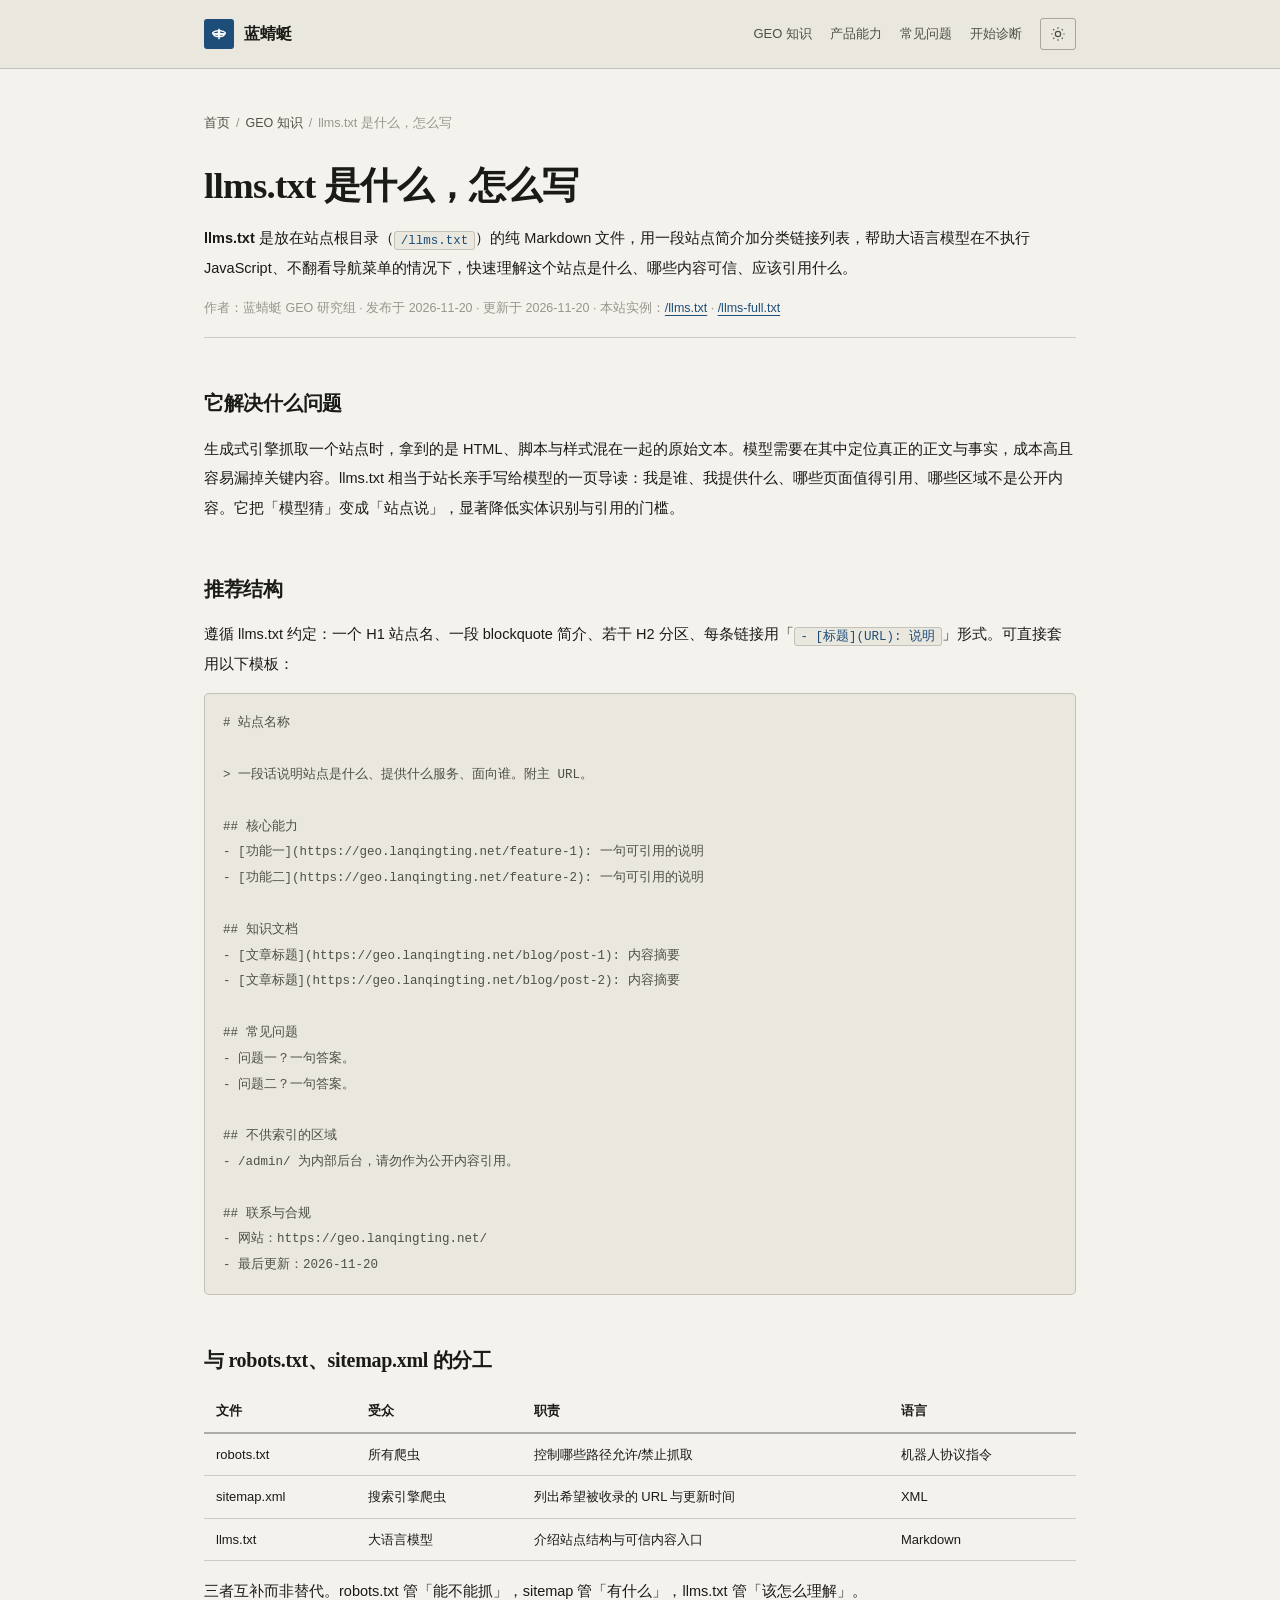
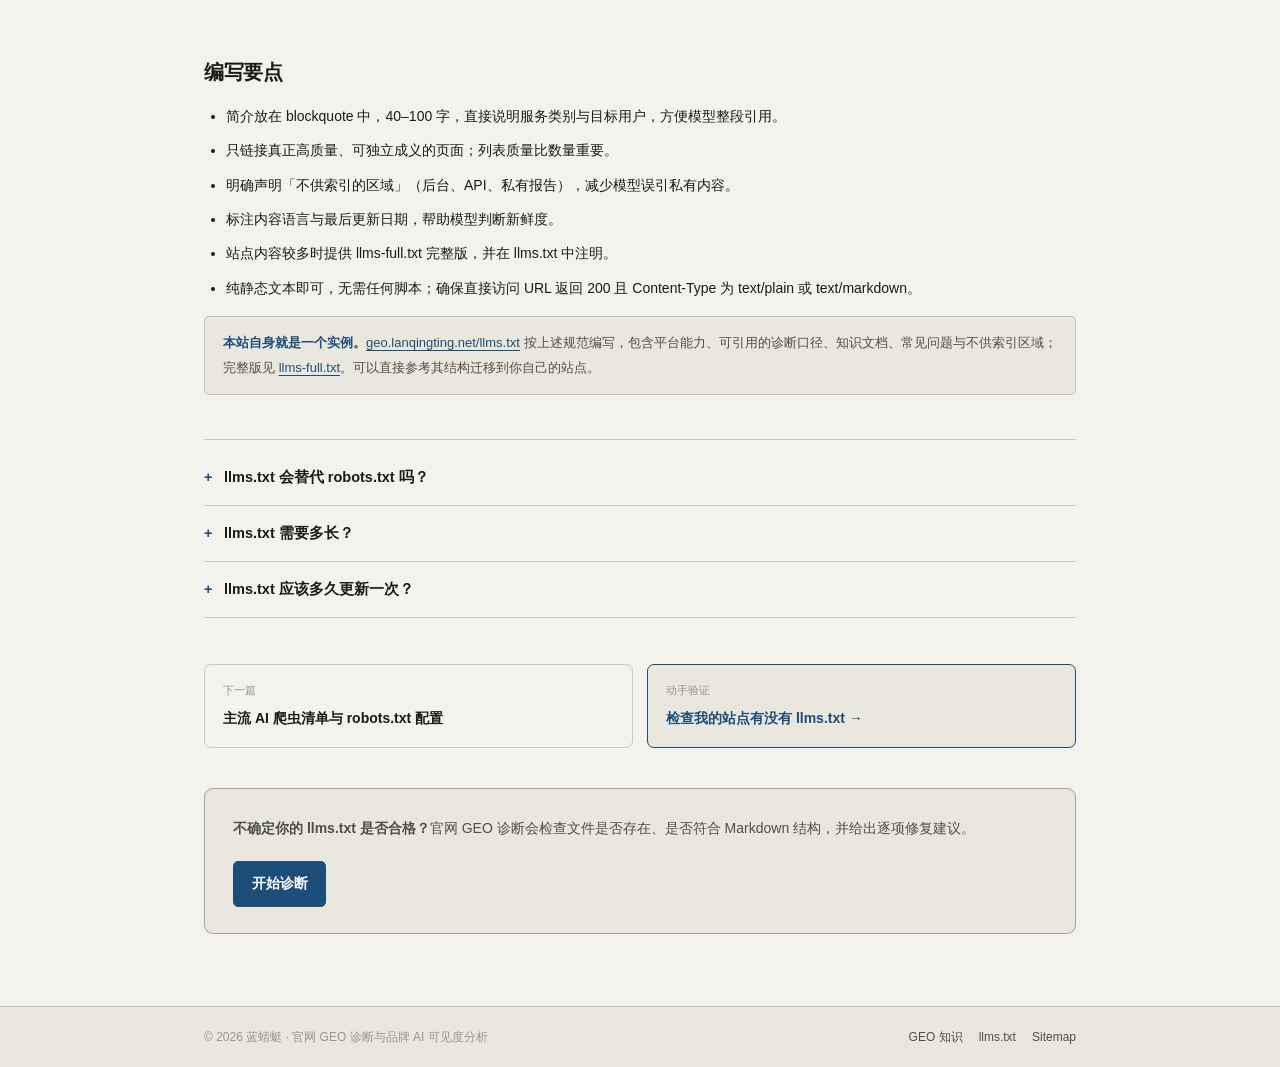
<file: landing/geo/llms-txt/index.html>
<!DOCTYPE html>
<html lang="zh-CN">
<head>
<meta charset="UTF-8">
<meta name="viewport" content="width=device-width, initial-scale=1.0, viewport-fit=cover">
<title>llms.txt 是什么，怎么写 | 蓝蜻蜓 GEO 知识</title>
<meta name="description" content="llms.txt 是放在站点根目录的 Markdown 文件，用简介加链接列表帮大模型快速理解站点结构与可信内容来源。本文给出文件规范、推荐结构、可复制模板，以及与 robots.txt、sitemap.xml 的分工。">
<meta name="robots" content="index, follow, max-snippet:-1, max-image-preview:large">
<meta name="author" content="蓝蜻蜓">
<meta name="theme-color" content="#131410" media="(prefers-color-scheme: dark)">
<meta name="theme-color" content="#F4F2EC" media="(prefers-color-scheme: light)">
<meta name="color-scheme" content="light dark">
<link rel="canonical" href="https://geo.lanqingting.net/geo/llms-txt/">
<link rel="icon" href="/favicon.ico" sizes="any">
<link rel="icon" href="/favicon.svg" type="image/svg+xml">
<meta property="og:type" content="article">
<meta property="og:site_name" content="蓝蜻蜓">
<meta property="og:locale" content="zh_CN">
<meta property="og:url" content="https://geo.lanqingting.net/geo/llms-txt/">
<meta property="og:title" content="llms.txt 是什么，怎么写">
<meta property="og:description" content="llms.txt 的文件规范、推荐结构、可复制模板，以及与 robots.txt、sitemap.xml 的分工。">
<meta property="og:image" content="https://geo.lanqingting.net/og-image.png">
<meta name="twitter:card" content="summary_large_image">
<meta name="twitter:title" content="llms.txt 是什么，怎么写">
<meta name="twitter:description" content="llms.txt 的文件规范、推荐结构、可复制模板，以及与 robots.txt、sitemap.xml 的分工。">
<meta name="twitter:image" content="https://geo.lanqingting.net/og-image.png">
<meta property="article:published_time" content="2026-11-20T00:00:00+08:00">
<meta property="article:modified_time" content="2026-11-20T00:00:00+08:00">
<script type="application/ld+json">{"@context":"https://schema.org","@graph":[{"@type":"Organization","@id":"https://geo.lanqingting.net/#organization","name":"蓝蜻蜓","url":"https://geo.lanqingting.net/"},{"@type":"BreadcrumbList","itemListElement":[{"@type":"ListItem","position":1,"name":"首页","item":"https://geo.lanqingting.net/"},{"@type":"ListItem","position":2,"name":"GEO 知识","item":"https://geo.lanqingting.net/geo/"},{"@type":"ListItem","position":3,"name":"llms.txt 是什么，怎么写"}]},{"@type":"Article","@id":"https://geo.lanqingting.net/geo/llms-txt/#article","headline":"llms.txt 是什么，怎么写","inLanguage":"zh-CN","author":{"@id":"https://geo.lanqingting.net/#organization"},"publisher":{"@id":"https://geo.lanqingting.net/#organization"},"datePublished":"2026-11-20","dateModified":"2026-11-20","mainEntityOfPage":"https://geo.lanqingting.net/geo/llms-txt/","description":"llms.txt 的文件规范、推荐结构、可复制模板，以及与 robots.txt、sitemap.xml 的分工。"}]}</script>
<script type="application/ld+json">{"@context":"https://schema.org","@type":"FAQPage","mainEntity":[{"@type":"Question","name":"llms.txt 会替代 robots.txt 吗？","acceptedAnswer":{"@type":"Answer","text":"不会。robots.txt 控制爬虫的抓取权限，sitemap.xml 列出可抓取的 URL，llms.txt 则以自然语言向大模型介绍站点结构与可信内容入口。三者职责不同，建议同时提供。"}},{"@type":"Question","name":"llms.txt 需要多长？","acceptedAnswer":{"@type":"Answer","text":"精简版建议控制在几百字以内，只保留站点简介、核心能力与最可信的链接；内容较多的站点可另提供 llms-full.txt 作为完整版，供模型按需深入读取。"}},{"@type":"Question","name":"llms.txt 应该多久更新一次？","acceptedAnswer":{"@type":"Answer","text":"站点结构、产品能力或核心口径发生变化时立即更新，并在文件中标注最后更新日期；更新日期本身是模型判断信息新鲜度的重要信号。"}}]}</script>
<script>(function(){try{var t=localStorage.getItem('geo-theme');if(t!=='dark'&&t!=='light'){t=window.matchMedia('(prefers-color-scheme: dark)').matches?'dark':'light';}document.documentElement.setAttribute('data-theme',t);}catch(e){document.documentElement.setAttribute('data-theme','light');}})();</script>
<link rel="stylesheet" href="/landing/style.css">
<link rel="stylesheet" href="/landing/content.css">
</head>
<body class="doc-page">
<header class="doc-header">
  <div class="doc-header-inner">
    <a class="doc-logo" href="/"><span class="doc-logo-mark"><svg viewBox="0 0 24 24"><line x1="12" y1="5" x2="12" y2="19"/><ellipse cx="8" cy="10" rx="4.5" ry="1.9" transform="rotate(-18 8 10)"/><ellipse cx="16" cy="10" rx="4.5" ry="1.9" transform="rotate(18 16 10)"/><ellipse cx="8.6" cy="13.6" rx="3.6" ry="1.5" transform="rotate(14 8.6 13.6)"/><ellipse cx="15.4" cy="13.6" rx="3.6" ry="1.5" transform="rotate(-14 15.4 13.6)"/></svg></span><strong>蓝蜻蜓</strong></a>
    <nav class="doc-header-nav">
      <a href="/geo/">GEO 知识</a>
      <a href="/#features">产品能力</a>
      <a href="/#faq">常见问题</a>
      <a class="doc-header-nav-keep" href="/#start">开始诊断</a>
      <button class="doc-theme-toggle" id="themeToggle" aria-label="切换深浅主题"><svg class="i-sun" viewBox="0 0 24 24"><circle cx="12" cy="12" r="4"/><path d="M12 2v2M12 20v2M4.93 4.93l1.41 1.41M17.66 17.66l1.41 1.41M2 12h2M20 12h2M4.93 19.07l1.41-1.41M17.66 6.34l1.41-1.41"/></svg><svg class="i-moon" viewBox="0 0 24 24"><path d="M21 12.79A9 9 0 1 1 11.21 3 7 7 0 0 0 21 12.79z"/></svg></button>
    </nav>
  </div>
</header>
<main class="doc-main">
  <nav class="crumbs" aria-label="面包屑"><a href="/">首页</a><span class="sep">/</span><a href="/geo/">GEO 知识</a><span class="sep">/</span><span>llms.txt 是什么，怎么写</span></nav>
  <article class="doc-article">
    <h1>llms.txt 是什么，怎么写</h1>
    <p class="doc-lead"><strong>llms.txt</strong> 是放在站点根目录（<code>/llms.txt</code>）的纯 Markdown 文件，用一段站点简介加分类链接列表，帮助大语言模型在不执行 JavaScript、不翻看导航菜单的情况下，快速理解这个站点是什么、哪些内容可信、应该引用什么。</p>
    <div class="doc-meta">作者：蓝蜻蜓 GEO 研究组 · 发布于 <time datetime="2026-11-20">2026-11-20</time> · 更新于 <time datetime="2026-11-20">2026-11-20</time> · 本站实例：<a class="inline-link" href="/llms.txt">/llms.txt</a> · <a class="inline-link" href="/llms-full.txt">/llms-full.txt</a></div>

    <h2>它解决什么问题</h2>
    <p>生成式引擎抓取一个站点时，拿到的是 HTML、脚本与样式混在一起的原始文本。模型需要在其中定位真正的正文与事实，成本高且容易漏掉关键内容。llms.txt 相当于站长亲手写给模型的一页导读：我是谁、我提供什么、哪些页面值得引用、哪些区域不是公开内容。它把「模型猜」变成「站点说」，显著降低实体识别与引用的门槛。</p>

    <h2>推荐结构</h2>
    <p>遵循 llms.txt 约定：一个 H1 站点名、一段 blockquote 简介、若干 H2 分区、每条链接用「<code>- [标题](URL): 说明</code>」形式。可直接套用以下模板：</p>
<pre><code># 站点名称

> 一段话说明站点是什么、提供什么服务、面向谁。附主 URL。

## 核心能力
- [功能一](https://geo.lanqingting.net/feature-1): 一句可引用的说明
- [功能二](https://geo.lanqingting.net/feature-2): 一句可引用的说明

## 知识文档
- [文章标题](https://geo.lanqingting.net/blog/post-1): 内容摘要
- [文章标题](https://geo.lanqingting.net/blog/post-2): 内容摘要

## 常见问题
- 问题一？一句答案。
- 问题二？一句答案。

## 不供索引的区域
- /admin/ 为内部后台，请勿作为公开内容引用。

## 联系与合规
- 网站：https://geo.lanqingting.net/
- 最后更新：2026-11-20</code></pre>

    <h2>与 robots.txt、sitemap.xml 的分工</h2>
    <table>
      <tr><th>文件</th><th>受众</th><th>职责</th><th>语言</th></tr>
      <tr><td>robots.txt</td><td>所有爬虫</td><td>控制哪些路径允许/禁止抓取</td><td>机器人协议指令</td></tr>
      <tr><td>sitemap.xml</td><td>搜索引擎爬虫</td><td>列出希望被收录的 URL 与更新时间</td><td>XML</td></tr>
      <tr><td>llms.txt</td><td>大语言模型</td><td>介绍站点结构与可信内容入口</td><td>Markdown</td></tr>
    </table>
    <p>三者互补而非替代。robots.txt 管「能不能抓」，sitemap 管「有什么」，llms.txt 管「该怎么理解」。</p>

    <h2>编写要点</h2>
    <ul>
      <li>简介放在 blockquote 中，40–100 字，直接说明服务类别与目标用户，方便模型整段引用。</li>
      <li>只链接真正高质量、可独立成义的页面；列表质量比数量重要。</li>
      <li>明确声明「不供索引的区域」（后台、API、私有报告），减少模型误引私有内容。</li>
      <li>标注内容语言与最后更新日期，帮助模型判断新鲜度。</li>
      <li>站点内容较多时提供 llms-full.txt 完整版，并在 llms.txt 中注明。</li>
      <li>纯静态文本即可，无需任何脚本；确保直接访问 URL 返回 200 且 Content-Type 为 text/plain 或 text/markdown。</li>
    </ul>

    <div class="note"><b>本站自身就是一个实例。</b><a class="inline-link" href="/llms.txt">geo.lanqingting.net/llms.txt</a> 按上述规范编写，包含平台能力、可引用的诊断口径、知识文档、常见问题与不供索引区域；完整版见 <a class="inline-link" href="/llms-full.txt">llms-full.txt</a>。可以直接参考其结构迁移到你自己的站点。</div>

    <div class="doc-faq">
      <details><summary>llms.txt 会替代 robots.txt 吗？</summary><p>不会。robots.txt 控制爬虫的抓取权限，sitemap.xml 列出可抓取的 URL，llms.txt 则以自然语言向大模型介绍站点结构与可信内容入口。三者职责不同，建议同时提供。</p></details>
      <details><summary>llms.txt 需要多长？</summary><p>精简版建议控制在几百字以内，只保留站点简介、核心能力与最可信的链接；内容较多的站点可另提供 llms-full.txt 作为完整版，供模型按需深入读取。</p></details>
      <details><summary>llms.txt 应该多久更新一次？</summary><p>站点结构、产品能力或核心口径发生变化时立即更新，并在文件中标注最后更新日期；更新日期本身是模型判断信息新鲜度的重要信号。</p></details>
    </div>

    <div class="doc-next">
      <a href="/geo/ai-crawlers/"><small>下一篇</small><b>主流 AI 爬虫清单与 robots.txt 配置</b></a>
      <a class="doc-next-cta" href="/#start"><small>动手验证</small><b>检查我的站点有没有 llms.txt →</b></a>
    </div>
    <div class="doc-start">
      <p><b>不确定你的 llms.txt 是否合格？</b>官网 GEO 诊断会检查文件是否存在、是否符合 Markdown 结构，并给出逐项修复建议。</p>
      <a class="btn btn-primary" href="/#start">开始诊断</a>
    </div>
  </article>
</main>
<footer class="doc-footer">
  <div class="doc-footer-inner">
    <span>© 2026 蓝蜻蜓 · 官网 GEO 诊断与品牌 AI 可见度分析</span>
    <div class="doc-footer-links"><a href="/geo/">GEO 知识</a><a href="/llms.txt">llms.txt</a><a href="/sitemap.xml">Sitemap</a></div>
  </div>
</footer>
<script>document.getElementById('themeToggle').onclick=function(){var d=document.documentElement,t=d.getAttribute('data-theme')==='dark'?'light':'dark';d.setAttribute('data-theme',t);try{localStorage.setItem('geo-theme',t)}catch(e){}};</script>
</body>
</html>
</file>
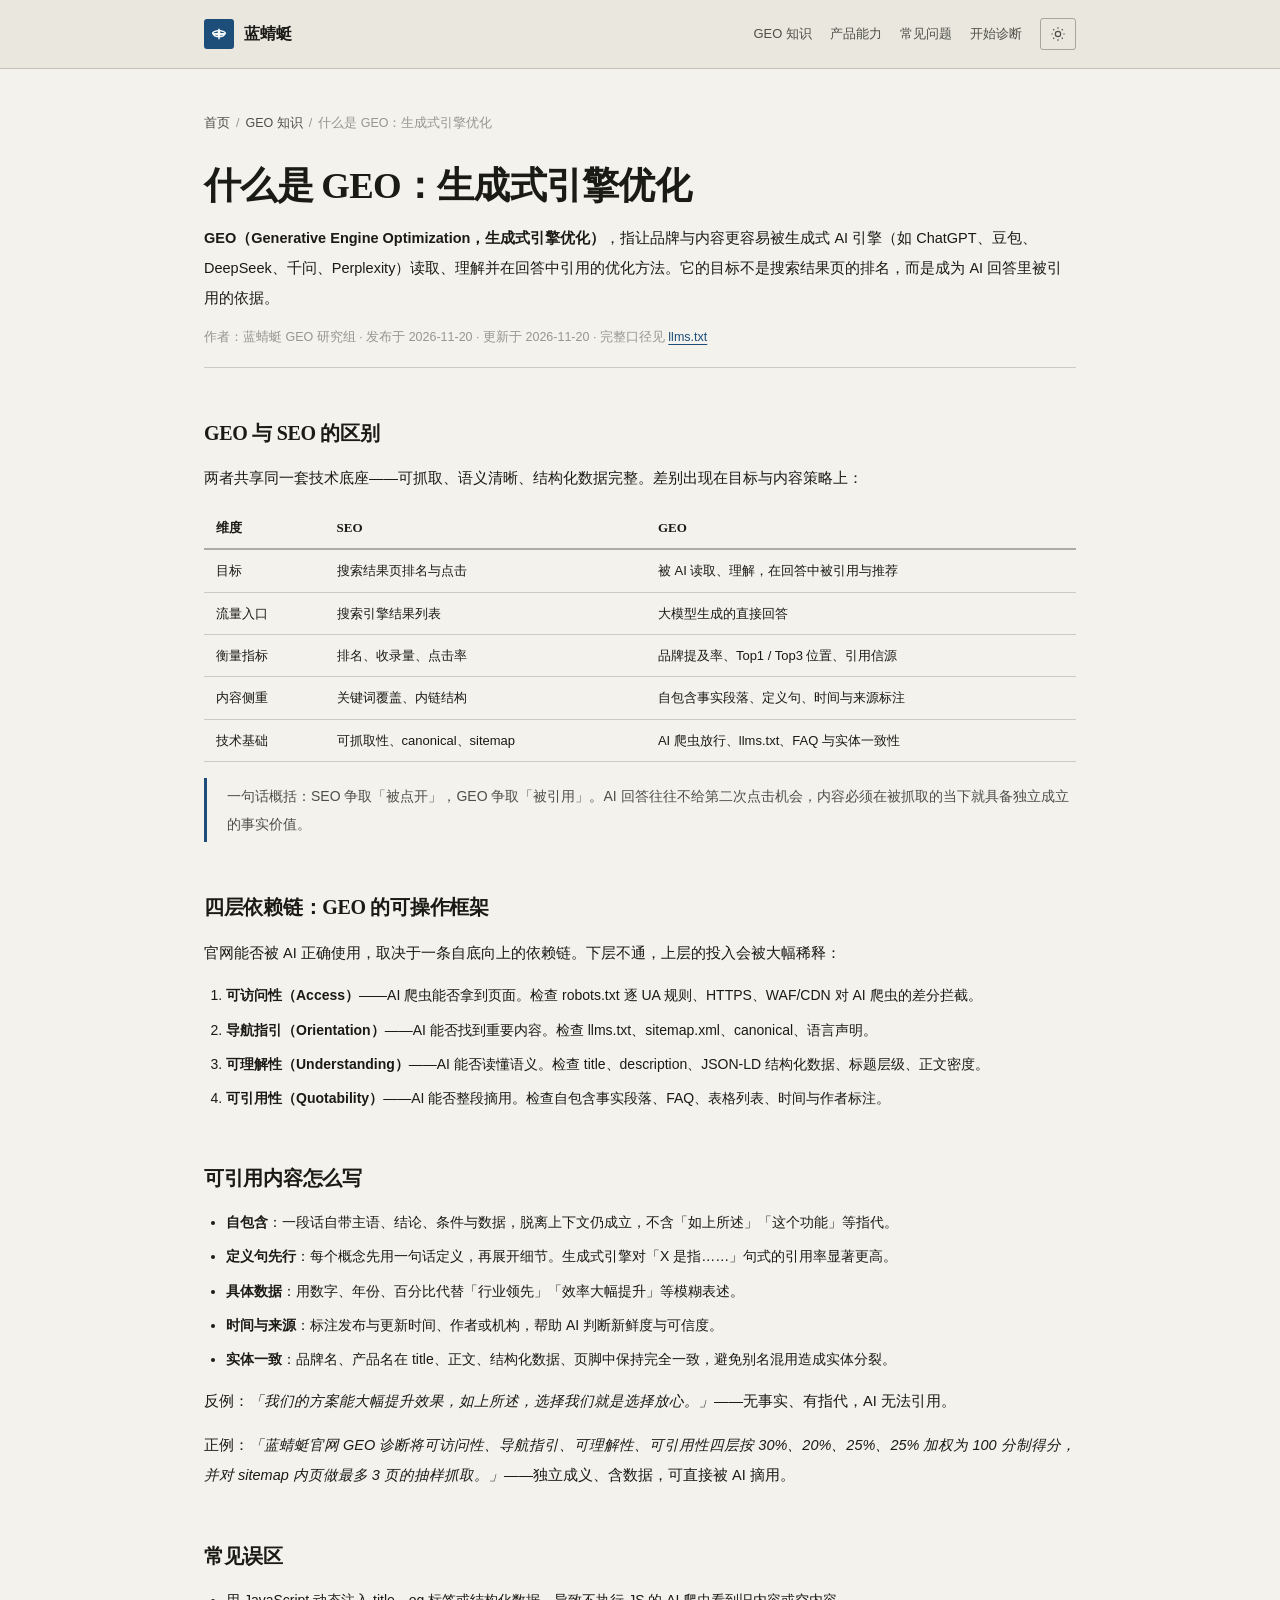
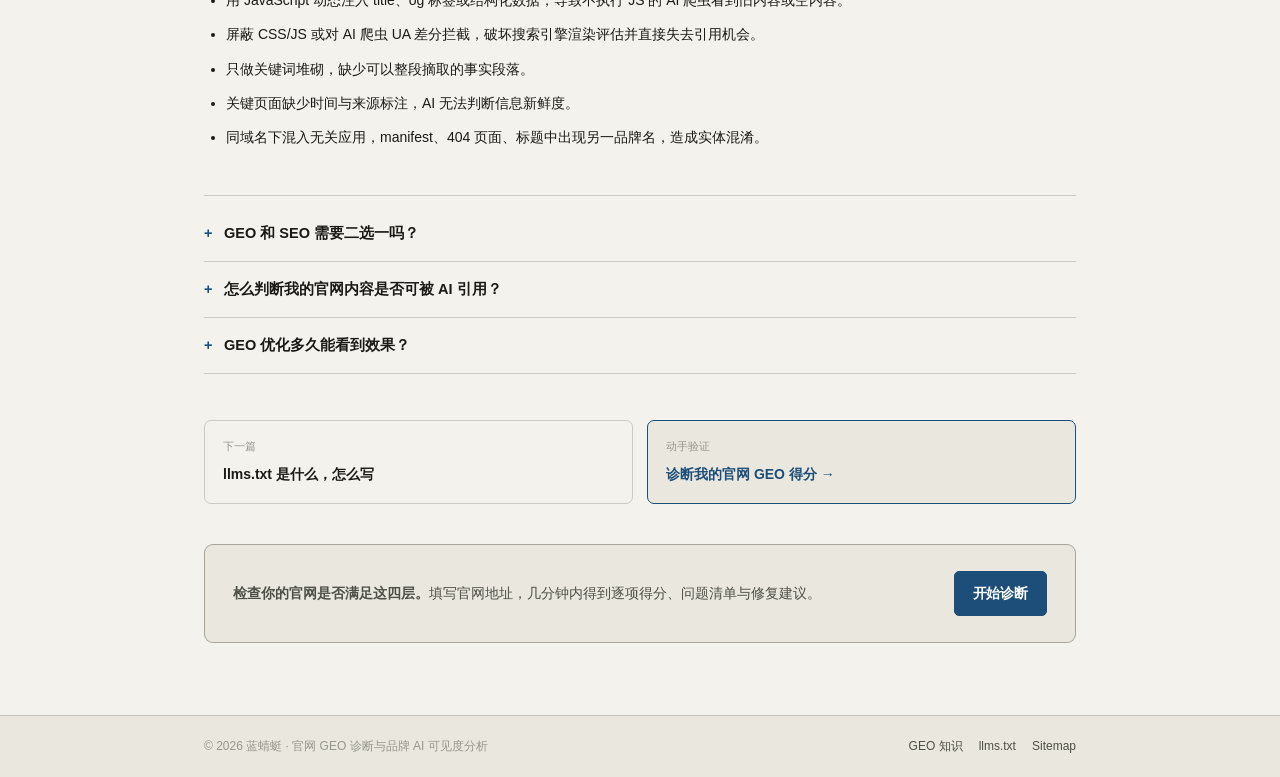
<file: landing/geo/what-is-geo/index.html>
<!DOCTYPE html>
<html lang="zh-CN">
<head>
<meta charset="UTF-8">
<meta name="viewport" content="width=device-width, initial-scale=1.0, viewport-fit=cover">
<title>什么是 GEO：生成式引擎优化 | 蓝蜻蜓 GEO 知识</title>
<meta name="description" content="GEO（Generative Engine Optimization）指让品牌与内容更容易被生成式 AI 引擎读取、理解并在回答中引用的优化方法。本文讲清 GEO 与 SEO 的区别、四层依赖链框架与可引用内容的写法。">
<meta name="robots" content="index, follow, max-snippet:-1, max-image-preview:large">
<meta name="author" content="蓝蜻蜓">
<meta name="theme-color" content="#131410" media="(prefers-color-scheme: dark)">
<meta name="theme-color" content="#F4F2EC" media="(prefers-color-scheme: light)">
<meta name="color-scheme" content="light dark">
<link rel="canonical" href="https://geo.lanqingting.net/geo/what-is-geo/">
<link rel="icon" href="/favicon.ico" sizes="any">
<link rel="icon" href="/favicon.svg" type="image/svg+xml">
<meta property="og:type" content="article">
<meta property="og:site_name" content="蓝蜻蜓">
<meta property="og:locale" content="zh_CN">
<meta property="og:url" content="https://geo.lanqingting.net/geo/what-is-geo/">
<meta property="og:title" content="什么是 GEO：生成式引擎优化">
<meta property="og:description" content="GEO 与 SEO 的区别、四层依赖链框架、可引用内容的写法与常见误区。">
<meta property="og:image" content="https://geo.lanqingting.net/og-image.png">
<meta name="twitter:card" content="summary_large_image">
<meta name="twitter:title" content="什么是 GEO：生成式引擎优化">
<meta name="twitter:description" content="GEO 与 SEO 的区别、四层依赖链框架、可引用内容的写法与常见误区。">
<meta name="twitter:image" content="https://geo.lanqingting.net/og-image.png">
<meta property="article:published_time" content="2026-11-20T00:00:00+08:00">
<meta property="article:modified_time" content="2026-11-20T00:00:00+08:00">
<script type="application/ld+json">{"@context":"https://schema.org","@graph":[{"@type":"Organization","@id":"https://geo.lanqingting.net/#organization","name":"蓝蜻蜓","url":"https://geo.lanqingting.net/"},{"@type":"BreadcrumbList","itemListElement":[{"@type":"ListItem","position":1,"name":"首页","item":"https://geo.lanqingting.net/"},{"@type":"ListItem","position":2,"name":"GEO 知识","item":"https://geo.lanqingting.net/geo/"},{"@type":"ListItem","position":3,"name":"什么是 GEO：生成式引擎优化"}]},{"@type":"Article","@id":"https://geo.lanqingting.net/geo/what-is-geo/#article","headline":"什么是 GEO：生成式引擎优化","inLanguage":"zh-CN","author":{"@id":"https://geo.lanqingting.net/#organization"},"publisher":{"@id":"https://geo.lanqingting.net/#organization"},"datePublished":"2026-11-20","dateModified":"2026-11-20","mainEntityOfPage":"https://geo.lanqingting.net/geo/what-is-geo/","description":"GEO 与 SEO 的区别、四层依赖链框架、可引用内容的写法与常见误区。"}]}</script>
<script type="application/ld+json">{"@context":"https://schema.org","@type":"FAQPage","mainEntity":[{"@type":"Question","name":"GEO 和 SEO 需要二选一吗？","acceptedAnswer":{"@type":"Answer","text":"不需要。两者共享可抓取性、语义化与结构化数据基础，一套健康的技术底座同时服务 SEO 与 GEO。区别在于内容策略：SEO 侧重关键词覆盖与排名，GEO 侧重自包含事实段落、时间与来源标注、实体信息一致。"}},{"@type":"Question","name":"怎么判断我的官网内容是否可被 AI 引用？","acceptedAnswer":{"@type":"Answer","text":"最直接的检验标准是：把一段内容单独截出来放进 AI 的回答里，是否仍然成立、仍然有信息量。如果一段话依赖「如上所述」「这个功能」等指代词才能理解，AI 就很难整段摘用它。可以用官网 GEO 诊断的可引用性层做逐项检查。"}},{"@type":"Question","name":"GEO 优化多久能看到效果？","acceptedAnswer":{"@type":"Answer","text":"技术放行层（robots、llms.txt、结构化数据）的修复通常在重新抓取后即可生效，周期以天计；品牌可见度的提升依赖内容被收录与引用的积累，通常按 90 天为一个观察周期进行复测。"}}]}</script>
<script>(function(){try{var t=localStorage.getItem('geo-theme');if(t!=='dark'&&t!=='light'){t=window.matchMedia('(prefers-color-scheme: dark)').matches?'dark':'light';}document.documentElement.setAttribute('data-theme',t);}catch(e){document.documentElement.setAttribute('data-theme','light');}})();</script>
<link rel="stylesheet" href="/landing/style.css">
<link rel="stylesheet" href="/landing/content.css">
</head>
<body class="doc-page">
<header class="doc-header">
  <div class="doc-header-inner">
    <a class="doc-logo" href="/"><span class="doc-logo-mark"><svg viewBox="0 0 24 24"><line x1="12" y1="5" x2="12" y2="19"/><ellipse cx="8" cy="10" rx="4.5" ry="1.9" transform="rotate(-18 8 10)"/><ellipse cx="16" cy="10" rx="4.5" ry="1.9" transform="rotate(18 16 10)"/><ellipse cx="8.6" cy="13.6" rx="3.6" ry="1.5" transform="rotate(14 8.6 13.6)"/><ellipse cx="15.4" cy="13.6" rx="3.6" ry="1.5" transform="rotate(-14 15.4 13.6)"/></svg></span><strong>蓝蜻蜓</strong></a>
    <nav class="doc-header-nav">
      <a href="/geo/">GEO 知识</a>
      <a href="/#features">产品能力</a>
      <a href="/#faq">常见问题</a>
      <a class="doc-header-nav-keep" href="/#start">开始诊断</a>
      <button class="doc-theme-toggle" id="themeToggle" aria-label="切换深浅主题"><svg class="i-sun" viewBox="0 0 24 24"><circle cx="12" cy="12" r="4"/><path d="M12 2v2M12 20v2M4.93 4.93l1.41 1.41M17.66 17.66l1.41 1.41M2 12h2M20 12h2M4.93 19.07l1.41-1.41M17.66 6.34l1.41-1.41"/></svg><svg class="i-moon" viewBox="0 0 24 24"><path d="M21 12.79A9 9 0 1 1 11.21 3 7 7 0 0 0 21 12.79z"/></svg></button>
    </nav>
  </div>
</header>
<main class="doc-main">
  <nav class="crumbs" aria-label="面包屑"><a href="/">首页</a><span class="sep">/</span><a href="/geo/">GEO 知识</a><span class="sep">/</span><span>什么是 GEO：生成式引擎优化</span></nav>
  <article class="doc-article">
    <h1>什么是 GEO：生成式引擎优化</h1>
    <p class="doc-lead"><strong>GEO（Generative Engine Optimization，生成式引擎优化）</strong>，指让品牌与内容更容易被生成式 AI 引擎（如 ChatGPT、豆包、DeepSeek、千问、Perplexity）读取、理解并在回答中引用的优化方法。它的目标不是搜索结果页的排名，而是成为 AI 回答里被引用的依据。</p>
    <div class="doc-meta">作者：蓝蜻蜓 GEO 研究组 · 发布于 <time datetime="2026-11-20">2026-11-20</time> · 更新于 <time datetime="2026-11-20">2026-11-20</time> · 完整口径见 <a class="inline-link" href="/llms.txt">llms.txt</a></div>

    <h2>GEO 与 SEO 的区别</h2>
    <p>两者共享同一套技术底座——可抓取、语义清晰、结构化数据完整。差别出现在目标与内容策略上：</p>
    <table>
      <tr><th>维度</th><th>SEO</th><th>GEO</th></tr>
      <tr><td>目标</td><td>搜索结果页排名与点击</td><td>被 AI 读取、理解，在回答中被引用与推荐</td></tr>
      <tr><td>流量入口</td><td>搜索引擎结果列表</td><td>大模型生成的直接回答</td></tr>
      <tr><td>衡量指标</td><td>排名、收录量、点击率</td><td>品牌提及率、Top1 / Top3 位置、引用信源</td></tr>
      <tr><td>内容侧重</td><td>关键词覆盖、内链结构</td><td>自包含事实段落、定义句、时间与来源标注</td></tr>
      <tr><td>技术基础</td><td>可抓取性、canonical、sitemap</td><td>AI 爬虫放行、llms.txt、FAQ 与实体一致性</td></tr>
    </table>
    <blockquote>一句话概括：SEO 争取「被点开」，GEO 争取「被引用」。AI 回答往往不给第二次点击机会，内容必须在被抓取的当下就具备独立成立的事实价值。</blockquote>

    <h2>四层依赖链：GEO 的可操作框架</h2>
    <p>官网能否被 AI 正确使用，取决于一条自底向上的依赖链。下层不通，上层的投入会被大幅稀释：</p>
    <ol>
      <li><strong>可访问性（Access）</strong>——AI 爬虫能否拿到页面。检查 robots.txt 逐 UA 规则、HTTPS、WAF/CDN 对 AI 爬虫的差分拦截。</li>
      <li><strong>导航指引（Orientation）</strong>——AI 能否找到重要内容。检查 llms.txt、sitemap.xml、canonical、语言声明。</li>
      <li><strong>可理解性（Understanding）</strong>——AI 能否读懂语义。检查 title、description、JSON-LD 结构化数据、标题层级、正文密度。</li>
      <li><strong>可引用性（Quotability）</strong>——AI 能否整段摘用。检查自包含事实段落、FAQ、表格列表、时间与作者标注。</li>
    </ol>

    <h2>可引用内容怎么写</h2>
    <ul>
      <li><strong>自包含</strong>：一段话自带主语、结论、条件与数据，脱离上下文仍成立，不含「如上所述」「这个功能」等指代。</li>
      <li><strong>定义句先行</strong>：每个概念先用一句话定义，再展开细节。生成式引擎对「X 是指……」句式的引用率显著更高。</li>
      <li><strong>具体数据</strong>：用数字、年份、百分比代替「行业领先」「效率大幅提升」等模糊表述。</li>
      <li><strong>时间与来源</strong>：标注发布与更新时间、作者或机构，帮助 AI 判断新鲜度与可信度。</li>
      <li><strong>实体一致</strong>：品牌名、产品名在 title、正文、结构化数据、页脚中保持完全一致，避免别名混用造成实体分裂。</li>
    </ul>
    <p>反例：<em>「我们的方案能大幅提升效果，如上所述，选择我们就是选择放心。」</em>——无事实、有指代，AI 无法引用。</p>
    <p>正例：<em>「蓝蜻蜓官网 GEO 诊断将可访问性、导航指引、可理解性、可引用性四层按 30%、20%、25%、25% 加权为 100 分制得分，并对 sitemap 内页做最多 3 页的抽样抓取。」</em>——独立成义、含数据，可直接被 AI 摘用。</p>

    <h2>常见误区</h2>
    <ul>
      <li>用 JavaScript 动态注入 title、og 标签或结构化数据，导致不执行 JS 的 AI 爬虫看到旧内容或空内容。</li>
      <li>屏蔽 CSS/JS 或对 AI 爬虫 UA 差分拦截，破坏搜索引擎渲染评估并直接失去引用机会。</li>
      <li>只做关键词堆砌，缺少可以整段摘取的事实段落。</li>
      <li>关键页面缺少时间与来源标注，AI 无法判断信息新鲜度。</li>
      <li>同域名下混入无关应用，manifest、404 页面、标题中出现另一品牌名，造成实体混淆。</li>
    </ul>

    <div class="doc-faq">
      <details><summary>GEO 和 SEO 需要二选一吗？</summary><p>不需要。两者共享可抓取性、语义化与结构化数据基础，一套健康的技术底座同时服务 SEO 与 GEO。区别在于内容策略：SEO 侧重关键词覆盖与排名，GEO 侧重自包含事实段落、时间与来源标注、实体信息一致。</p></details>
      <details><summary>怎么判断我的官网内容是否可被 AI 引用？</summary><p>最直接的检验标准是：把一段内容单独截出来放进 AI 的回答里，是否仍然成立、仍然有信息量。如果一段话依赖「如上所述」「这个功能」等指代词才能理解，AI 就很难整段摘用它。可以用官网 GEO 诊断的可引用性层做逐项检查。</p></details>
      <details><summary>GEO 优化多久能看到效果？</summary><p>技术放行层（robots、llms.txt、结构化数据）的修复通常在重新抓取后即可生效，周期以天计；品牌可见度的提升依赖内容被收录与引用的积累，通常按 90 天为一个观察周期进行复测。</p></details>
    </div>

    <div class="doc-next">
      <a href="/geo/llms-txt/"><small>下一篇</small><b>llms.txt 是什么，怎么写</b></a>
      <a class="doc-next-cta" href="/#start"><small>动手验证</small><b>诊断我的官网 GEO 得分 →</b></a>
    </div>
    <div class="doc-start">
      <p><b>检查你的官网是否满足这四层。</b>填写官网地址，几分钟内得到逐项得分、问题清单与修复建议。</p>
      <a class="btn btn-primary" href="/#start">开始诊断</a>
    </div>
  </article>
</main>
<footer class="doc-footer">
  <div class="doc-footer-inner">
    <span>© 2026 蓝蜻蜓 · 官网 GEO 诊断与品牌 AI 可见度分析</span>
    <div class="doc-footer-links"><a href="/geo/">GEO 知识</a><a href="/llms.txt">llms.txt</a><a href="/sitemap.xml">Sitemap</a></div>
  </div>
</footer>
<script>document.getElementById('themeToggle').onclick=function(){var d=document.documentElement,t=d.getAttribute('data-theme')==='dark'?'light':'dark';d.setAttribute('data-theme',t);try{localStorage.setItem('geo-theme',t)}catch(e){}};</script>
</body>
</html>
</file>
<file: landing/style.css>
/* ============================================================
   平台样式 · 2026 Design System（Editorial override）
   Depth-first · Bento · Expressive type · Restrained glass · Aurora
   ============================================================ */

:root{
  --font:"Inter","SF Pro Display",-apple-system,BlinkMacSystemFont,"Segoe UI","PingFang SC","Hiragino Sans GB","Microsoft YaHei",sans-serif;
  --wrap:1180px;
  --r-xs:10px; --r-sm:14px; --r-md:18px; --r-lg:24px; --r-xl:30px; --r-pill:999px;
  --ease:cubic-bezier(.16,1,.3,1);
}

/* ---- Light tokens ---- */
html[data-theme="light"]{
  --bg:#F6F8FD; --bg-2:#EEF2FA; --panel:#FFFFFF;
  --surface:rgba(15,23,42,.024); --surface-2:rgba(15,23,42,.045);
  --border:rgba(15,23,42,.085); --border-2:rgba(15,23,42,.14);
  --text:#0C1424; --sub:#4A5872; --muted:#8792A8; --faint:#A9B3C6;
  --primary:#3D5FE0; --primary-2:#7C5CE6; --accent:#0E9F79; --amber:#D97706; --rose:#DB4A76; --sky:#2A86C9;
  --grad:linear-gradient(115deg,#3D5FE0 0%,#7C5CE6 52%,#0E9F79 100%);
  --grad-text:linear-gradient(100deg,#3D5FE0 0%,#7C5CE6 46%,#0E9F79 100%);
  --glow-1:rgba(90,120,255,.16); --glow-2:rgba(124,92,230,.13); --glow-3:rgba(14,159,121,.10);
  --glass:rgba(255,255,255,.72);
  --shadow-sm:0 1px 2px rgba(12,20,36,.05);
  --shadow-md:0 14px 38px -18px rgba(12,20,36,.28);
  --shadow-lg:0 32px 80px -34px rgba(12,20,36,.42);
  --inner-hi:inset 0 1px 0 rgba(255,255,255,.9);
  --grid-line:rgba(15,23,42,.035);
  color-scheme:light;
}
/* ---- Dark tokens ---- */
html[data-theme="dark"]{
  --bg:#070A12; --bg-2:#0A0F1B; --panel:#0E1524;
  --surface:rgba(255,255,255,.032); --surface-2:rgba(255,255,255,.058);
  --border:rgba(255,255,255,.09); --border-2:rgba(255,255,255,.17);
  --text:#EDF1FF; --sub:#A6B2CC; --muted:#71809C; --faint:#4F5C76;
  --primary:#708DFF; --primary-2:#A48CFF; --accent:#42E0B0; --amber:#F5B45B; --rose:#FF87AC; --sky:#63B8F2;
  --grad:linear-gradient(115deg,#708DFF 0%,#A48CFF 52%,#42E0B0 100%);
  --grad-text:linear-gradient(100deg,#8AA4FF 0%,#BBA4FF 46%,#5CE6BE 100%);
  --glow-1:rgba(90,120,255,.22); --glow-2:rgba(150,110,255,.16); --glow-3:rgba(50,210,170,.11);
  --glass:rgba(9,13,23,.72);
  --shadow-sm:0 1px 2px rgba(0,0,0,.4);
  --shadow-md:0 16px 42px -20px rgba(0,0,0,.7);
  --shadow-lg:0 34px 90px -36px rgba(0,0,0,.85);
  --inner-hi:inset 0 1px 0 rgba(255,255,255,.07);
  --grid-line:rgba(255,255,255,.028);
  color-scheme:dark;
}

*{margin:0;padding:0;box-sizing:border-box}
html{scroll-behavior:smooth;scroll-padding-top:88px;-webkit-text-size-adjust:100%;overflow-x:clip}
body{background:var(--bg);color:var(--text);font-family:var(--font);font-size:15px;line-height:1.72;-webkit-font-smoothing:antialiased;overflow-x:hidden;overflow-x:clip;font-variant-numeric:tabular-nums;transition:background .35s,color .35s}
a{color:inherit;text-decoration:none}
button,input,textarea,select{font-family:inherit}
button{cursor:pointer}
::selection{background:rgba(112,141,255,.28)}
:focus-visible{outline:2px solid var(--primary);outline-offset:3px;border-radius:4px}
.wrap{width:min(var(--wrap),calc(100% - 48px));margin:0 auto}
.sprite{position:absolute;width:0;height:0;overflow:hidden}
.ico{width:18px;height:18px;flex-shrink:0;fill:none;stroke:currentColor;stroke-width:1.75;stroke-linecap:round;stroke-linejoin:round;display:block}
.grad{background:var(--grad-text);-webkit-background-clip:text;background-clip:text;color:transparent}

/* ============ Ambient background ============ */
.ambient{position:fixed;inset:0;z-index:-1;pointer-events:none;overflow:hidden}
.orb{position:absolute;display:block;border-radius:50%;filter:blur(90px);will-change:transform}
.orb-a{width:760px;height:620px;top:-260px;left:-160px;background:var(--glow-1);animation:drift 22s var(--ease) infinite alternate}
.orb-b{width:640px;height:560px;top:-180px;right:-180px;background:var(--glow-2);animation:drift 27s var(--ease) infinite alternate-reverse}
.orb-c{width:720px;height:520px;top:52%;left:38%;background:var(--glow-3);opacity:.7;animation:drift 32s var(--ease) infinite alternate}
.grid-mask{position:absolute;inset:0;background-image:linear-gradient(var(--grid-line) 1px,transparent 1px),linear-gradient(90deg,var(--grid-line) 1px,transparent 1px);background-size:56px 56px;-webkit-mask-image:linear-gradient(180deg,rgba(0,0,0,.9) 0%,transparent 78%);mask-image:linear-gradient(180deg,rgba(0,0,0,.9) 0%,transparent 78%)}
@keyframes drift{from{transform:translate3d(0,0,0) scale(1)}to{transform:translate3d(70px,50px,0) scale(1.14)}}
.scroll-progress{position:fixed;top:0;left:0;height:2px;width:0;z-index:120;background:var(--grad);box-shadow:0 0 14px var(--glow-1);transition:width .08s linear}

/* ============ Header ============ */
.site-header{position:sticky;top:0;z-index:60;background:var(--glass);-webkit-backdrop-filter:blur(22px) saturate(180%);backdrop-filter:blur(22px) saturate(180%);border-bottom:1px solid var(--border);transition:box-shadow .3s,border-color .3s}
.site-header.scrolled{box-shadow:var(--shadow-md);border-color:var(--border-2)}
.header-inner{height:74px;display:flex;align-items:center;justify-content:space-between;gap:22px}
.logo{display:flex;align-items:center;gap:11px;flex-shrink:0}
.logo-mark{width:38px;height:38px;border-radius:12px;background:var(--grad);color:#fff;display:flex;align-items:center;justify-content:center;box-shadow:0 8px 22px -8px var(--glow-1),var(--inner-hi);position:relative;overflow:hidden}
.logo-mark:after{content:"";position:absolute;inset:0;background:linear-gradient(140deg,rgba(255,255,255,.35),transparent 55%)}
.logo-mark .ico{width:21px;height:21px;stroke-width:1.9;position:relative;z-index:1}
.logo-text strong{display:block;font-size:15px;line-height:1.25;font-weight:750;letter-spacing:-.02em}
.logo-dot{color:var(--primary)}
.logo-text small{display:block;font-size:10.5px;color:var(--muted);line-height:1.4;letter-spacing:.02em}
.nav{display:flex;gap:6px;align-items:center;font-size:13.5px;color:var(--sub)}
.nav a{padding:8px 13px;border-radius:var(--r-pill);transition:.22s;white-space:nowrap}
.nav a:hover{color:var(--text);background:var(--surface-2)}
.header-actions{display:flex;gap:9px;align-items:center}
.icon-btn{width:36px;height:36px;border:1px solid var(--border);background:var(--surface);color:var(--sub);border-radius:11px;display:flex;align-items:center;justify-content:center;transition:.22s;flex-shrink:0}
.icon-btn:hover{color:var(--primary);border-color:var(--border-2);background:var(--surface-2);transform:translateY(-1px)}
.theme-toggle .ico{width:17px;height:17px}
[data-theme="dark"] .theme-toggle .i-moon{display:none}
[data-theme="light"] .theme-toggle .i-sun{display:none}
.menu-toggle{display:none}
.menu-toggle .i-shut{display:none}
.menu-toggle.open .i-open{display:none}
.menu-toggle.open .i-shut{display:block}

/* ============ Buttons ============ */
.btn{border:1px solid transparent;border-radius:12px;padding:10px 18px;font-size:13.5px;font-weight:650;letter-spacing:-.01em;transition:transform .22s var(--ease),background .22s,border-color .22s,box-shadow .22s,color .22s;display:inline-flex;align-items:center;justify-content:center;gap:8px;white-space:nowrap;position:relative;overflow:hidden}
.btn:active{transform:translateY(0) scale(.98)}
.btn-primary{background:var(--grad);color:#fff;box-shadow:0 10px 26px -12px var(--glow-1),var(--inner-hi)}
.btn-primary:hover{transform:translateY(-2px);box-shadow:0 16px 34px -12px var(--glow-1),var(--inner-hi)}
.btn-primary.js-register:after{content:"→";font-weight:500;transition:transform .22s var(--ease)}
.btn-primary.js-register:hover:after{transform:translateX(3px)}
.btn-ghost{background:var(--surface);color:var(--sub);border-color:var(--border)}
.btn-ghost:hover{color:var(--primary);border-color:var(--border-2);background:var(--surface-2);transform:translateY(-1px)}
.btn-outline{background:transparent;color:var(--text);border-color:var(--border-2)}
.btn-outline:hover{color:var(--primary);border-color:var(--primary);transform:translateY(-2px)}
.btn-lg{padding:14px 26px;font-size:14.5px;border-radius:13px}
.btn-sm{padding:8px 16px;font-size:12.5px}
.btn-block{width:100%;padding:13px;margin-top:6px}
.btn-white{background:#fff;color:#1B2A63;box-shadow:0 10px 30px -12px rgba(0,0,0,.35)}
.btn-white:hover{transform:translateY(-2px);background:#F2F5FF}
.btn-ghost-light{background:rgba(255,255,255,.06);color:#fff;border-color:rgba(255,255,255,.42)}
.btn-ghost-light:hover{background:rgba(255,255,255,.16);transform:translateY(-2px)}

/* ============ Invite banner ============ */
.invite-banner{background:linear-gradient(100deg,#5B4BE0 0%,#3D5FE0 48%,#0E9F79 100%);color:#fff;position:relative;z-index:50}
.invite-banner:after{content:"";position:absolute;inset:0;background:linear-gradient(90deg,transparent,rgba(255,255,255,.09),transparent);pointer-events:none}
.invite-banner-inner{display:flex;align-items:center;gap:14px;padding:11px 0;font-size:13.5px;font-weight:650;flex-wrap:wrap;position:relative;z-index:1}
.invite-emoji{font-size:16px}
.invite-banner-title{white-space:nowrap}
.invite-banner-note{font-weight:450;font-size:12.5px;opacity:.9;flex:1;min-width:200px}
.invite-banner .btn-sm{margin-left:auto}

/* ============ Hero ============ */
.hero{position:relative;padding-top:76px;border-bottom:1px solid var(--border);overflow-x:clip}
.hero-inner{display:grid;grid-template-columns:1.04fr .96fr;gap:56px;align-items:center;padding-bottom:64px}
.hero-copy{min-width:0}
.badge{display:inline-flex;align-items:center;gap:9px;background:var(--surface-2);border:1px solid var(--border);color:var(--sub);border-radius:var(--r-pill);padding:6px 14px;font-size:12.5px;font-weight:600}
.badge b{color:var(--primary);font-weight:800;font-size:14px}
.badge-dot{width:7px;height:7px;border-radius:50%;background:var(--accent);box-shadow:0 0 0 4px color-mix(in srgb,var(--accent) 18%,transparent)}
.badge-arrow{color:var(--primary);font-size:14px;margin-left:2px}
.hero h1{font-size:clamp(2.4rem,4.3vw,4rem);line-height:1.12;letter-spacing:-.05em;margin:22px 0 20px;font-weight:800}
.hero h1 em{font-style:normal;background:var(--grad-text);-webkit-background-clip:text;background-clip:text;color:transparent;font-weight:800}
.hero h1 span{font-weight:560;letter-spacing:-.03em;color:var(--sub);font-size:.7em}
.hero-lead{font-size:15.5px;color:var(--sub);max-width:560px;margin:0 0 30px;line-height:1.85}
.hero-actions{display:flex;gap:12px;flex-wrap:wrap}
.hero-trust{display:flex;align-items:center;gap:20px;margin-top:26px;font-size:12.5px;color:var(--muted);flex-wrap:wrap}
.hero-trust span{display:inline-flex;align-items:center;gap:6px}
.hero-trust .ico{width:14px;height:14px;color:var(--accent);stroke-width:2.4}

/* dashboard visual */
.hero-visual{position:relative;padding:16px 4px 16px 16px;min-width:0}
.visual-glow{position:absolute;inset:-8% -6% -8% 4%;background:radial-gradient(closest-side,var(--glow-1),transparent 72%);filter:blur(28px);z-index:0}
.dash-card{position:relative;z-index:1;background:var(--glass);-webkit-backdrop-filter:blur(24px) saturate(170%);backdrop-filter:blur(24px) saturate(170%);border:1px solid var(--border-2);border-radius:var(--r-lg);box-shadow:var(--shadow-lg),var(--inner-hi);overflow:hidden;transform:rotate(-1.1deg);transition:transform .6s var(--ease)}
.dash-card:hover{transform:rotate(0deg) translateY(-4px)}
.dash-head{height:46px;background:var(--surface);border-bottom:1px solid var(--border);display:flex;align-items:center;gap:12px;padding:0 18px;font-size:11.5px;color:var(--muted)}
.dash-dots{display:flex;gap:6px}
.dash-dots i{width:8px;height:8px;border-radius:50%;background:var(--border-2)}
.dash-dots i:first-child{background:var(--rose)}.dash-dots i:nth-child(2){background:var(--amber)}.dash-dots i:nth-child(3){background:var(--accent)}
.dash-title{color:var(--sub);font-weight:600}
.live-chip{margin-left:auto;display:inline-flex;align-items:center;gap:5px;color:var(--accent);font-size:10px;font-weight:750;letter-spacing:.1em;border:1px solid color-mix(in srgb,var(--accent) 35%,transparent);border-radius:var(--r-pill);padding:3px 9px}
.live-chip i{width:5px;height:5px;border-radius:50%;background:var(--accent);animation:pulse 1.8s infinite}
@keyframes pulse{0%,100%{opacity:1;box-shadow:0 0 0 0 color-mix(in srgb,var(--accent) 55%,transparent)}50%{opacity:.7;box-shadow:0 0 0 5px transparent}}
.dash-body{padding:24px}
.score-block{display:flex;align-items:center;gap:20px;padding-bottom:20px;border-bottom:1px dashed var(--border)}
.score-ring{width:104px;height:104px;border-radius:50%;background:conic-gradient(from -90deg,var(--primary) 0 85%,var(--surface-2) 85% 100%);display:flex;align-items:center;justify-content:center;flex-shrink:0;box-shadow:0 0 30px -10px var(--glow-1)}
.ring-inner{width:84px;height:84px;border-radius:50%;background:var(--panel);display:flex;flex-direction:column;align-items:center;justify-content:center;box-shadow:var(--inner-hi)}
.ring-inner b{font-size:27px;line-height:1;color:var(--primary);font-weight:800;letter-spacing:-.04em}
.ring-inner small{font-size:9.5px;color:var(--muted);margin-top:4px}
.score-meta strong{display:block;font-size:14.5px;font-weight:700;letter-spacing:-.02em}
.score-meta span{display:block;font-size:10.5px;color:var(--muted);margin:6px 0 8px;line-height:1.6}
.score-meta em{font-style:normal;font-size:10.5px;color:var(--accent);background:color-mix(in srgb,var(--accent) 13%,transparent);border:1px solid color-mix(in srgb,var(--accent) 26%,transparent);border-radius:var(--r-pill);padding:3px 10px;font-weight:650}
.mini-caption{font-size:10.5px;color:var(--muted);margin:18px 0 10px;letter-spacing:.04em}
.mini-bars{display:grid;gap:12px}
.mini-bars>div{display:grid;grid-template-columns:64px 1fr 40px;align-items:center;gap:11px;font-size:11px;color:var(--sub)}
.mini-bars label{font-weight:600}
.mini-bars span{height:7px;background:var(--surface-2);border-radius:var(--r-pill);overflow:hidden}
.mini-bars i{display:block;height:100%;background:var(--grad);border-radius:var(--r-pill);animation:grow 1.2s var(--ease) both}
@keyframes grow{from{width:0}}
.mini-bars b{text-align:right;color:var(--text);font-weight:700}
.mini-foot{margin-top:18px;padding-top:15px;border-top:1px solid var(--border);display:flex;align-items:center;gap:8px;font-size:11.5px;color:var(--muted)}
.mini-foot b{color:var(--primary);font-size:17px;margin-left:auto;font-weight:800;letter-spacing:-.03em}
.trend-up{font-style:normal;font-size:10px;color:var(--accent);background:color-mix(in srgb,var(--accent) 13%,transparent);border-radius:var(--r-pill);padding:2px 7px;font-weight:700}
.float-card{position:absolute;z-index:2;display:flex;align-items:center;gap:9px;background:var(--glass);-webkit-backdrop-filter:blur(18px) saturate(170%);backdrop-filter:blur(18px) saturate(170%);border:1px solid var(--border-2);border-radius:var(--r-sm);box-shadow:var(--shadow-md),var(--inner-hi);padding:10px 14px;animation:bob 5s ease-in-out infinite}
.float-card small{display:block;color:var(--muted);font-size:9.5px;line-height:1.3}
.float-card strong{display:block;font-size:11.5px;font-weight:700;white-space:nowrap;margin-top:1px}
.fc-dot{width:8px;height:8px;border-radius:50%;flex-shrink:0}
.fc-dot.ok{background:var(--accent);box-shadow:0 0 0 4px color-mix(in srgb,var(--accent) 16%,transparent)}
.fc-dot.warn{background:var(--amber);box-shadow:0 0 0 4px color-mix(in srgb,var(--amber) 16%,transparent)}
.fc-dot.info{background:var(--primary);box-shadow:0 0 0 4px color-mix(in srgb,var(--primary) 16%,transparent)}
.float-a{left:-16px;top:15%;transform:rotate(2deg);animation-delay:0s}
.float-b{right:-14px;bottom:22%;transform:rotate(-2deg);animation-delay:1.4s}
.float-c{left:0;bottom:-16%;animation-delay:2.6s}
@keyframes bob{0%,100%{transform:translateY(0) rotate(2deg)}50%{transform:translateY(-7px) rotate(0deg)}}
.float-b{animation-name:bob2}
@keyframes bob2{0%,100%{transform:translateY(0) rotate(-2deg)}50%{transform:translateY(-7px) rotate(0deg)}}

/* proof bar */
.proof-bar{display:grid;grid-template-columns:repeat(4,1fr);gap:0;border-top:1px solid var(--border);padding:26px 0 34px}
.proof-item{padding:4px 26px;border-left:1px solid var(--border)}
.proof-item:first-child{border-left:none;padding-left:0}
.proof-item strong{display:block;font-size:29px;font-weight:800;letter-spacing:-.045em;line-height:1.1;background:var(--grad-text);-webkit-background-clip:text;background-clip:text;color:transparent}
.proof-item span{display:block;font-size:11.5px;color:var(--muted);margin-top:5px}

/* ============ Sections ============ */
.section{padding:104px 0;position:relative}
.section-alt{background:var(--bg-2);border-top:1px solid var(--border);border-bottom:1px solid var(--border)}
.section-head{text-align:center;max-width:720px;margin:0 auto 52px}
.kicker{display:inline-flex;align-items:center;gap:9px;font-size:11px;font-weight:750;letter-spacing:.19em;color:var(--primary);text-transform:uppercase;margin-bottom:16px}
.kicker i{width:20px;height:2px;background:var(--grad);border-radius:2px;display:inline-block}
.kicker.light{color:rgba(255,255,255,.85)}
.kicker.light i{background:rgba(255,255,255,.8)}
.section-head h2{font-size:clamp(1.9rem,3.5vw,3rem);line-height:1.24;margin:0 0 14px;letter-spacing:-.045em;font-weight:790}
.section-head p{color:var(--sub);margin:0;font-size:14.5px}

/* Bento */
.bento{display:grid;grid-template-columns:repeat(12,minmax(0,1fr));gap:18px}
.span-7{grid-column:span 7}.span-5{grid-column:span 5}.span-4{grid-column:span 4}
.feature-card{background:var(--panel);border:1px solid var(--border);border-radius:var(--r-lg);padding:28px;transition:transform .4s var(--ease),box-shadow .4s var(--ease),border-color .4s;position:relative;overflow:hidden;box-shadow:var(--shadow-sm),var(--inner-hi)}
.feature-card:before{content:"";position:absolute;inset:0;border-radius:inherit;padding:1px;background:var(--grad);-webkit-mask:linear-gradient(#000 0 0) content-box,linear-gradient(#000 0 0);-webkit-mask-composite:xor;mask-composite:exclude;opacity:0;transition:opacity .4s;pointer-events:none}
.feature-card:hover{transform:translateY(-5px);box-shadow:var(--shadow-lg);border-color:transparent}
.feature-card:hover:before{opacity:.75}
.feature-main{background:linear-gradient(160deg,var(--surface-2),var(--panel) 62%)}
.fc-top{display:flex;align-items:flex-start;justify-content:space-between;margin-bottom:20px}
.feature-icon{width:44px;height:44px;border-radius:14px;background:color-mix(in srgb,var(--primary) 13%,transparent);border:1px solid color-mix(in srgb,var(--primary) 22%,transparent);color:var(--primary);display:flex;align-items:center;justify-content:center}
.feature-icon .ico{width:21px;height:21px}
.feature-icon.violet{background:color-mix(in srgb,var(--primary-2) 13%,transparent);border-color:color-mix(in srgb,var(--primary-2) 22%,transparent);color:var(--primary-2)}
.feature-icon.mint{background:color-mix(in srgb,var(--accent) 13%,transparent);border-color:color-mix(in srgb,var(--accent) 22%,transparent);color:var(--accent)}
.feature-icon.amber{background:color-mix(in srgb,var(--amber) 13%,transparent);border-color:color-mix(in srgb,var(--amber) 22%,transparent);color:var(--amber)}
.feature-icon.sky{background:color-mix(in srgb,var(--sky) 13%,transparent);border-color:color-mix(in srgb,var(--sky) 22%,transparent);color:var(--sky)}
.feature-icon.rose{background:color-mix(in srgb,var(--rose) 13%,transparent);border-color:color-mix(in srgb,var(--rose) 22%,transparent);color:var(--rose)}
.fc-index{font-size:11px;font-weight:750;letter-spacing:.12em;color:var(--faint);font-variant-numeric:tabular-nums}
.feature-card h3{font-size:18px;margin:0 0 10px;letter-spacing:-.025em;font-weight:720}
.feature-card p{font-size:13.5px;color:var(--sub);margin:0;line-height:1.8}
.tick-list{list-style:none;padding:0;margin:20px 0 0;display:grid;gap:9px;position:relative;z-index:1}
.tick-list li{font-size:12.5px;color:var(--sub);padding-left:22px;position:relative}
.tick-list li:before{content:"";position:absolute;left:0;top:7px;width:12px;height:12px;border-radius:50%;background:color-mix(in srgb,var(--accent) 16%,transparent);border:1px solid color-mix(in srgb,var(--accent) 45%,transparent)}
.tick-list li:after{content:"";position:absolute;left:4px;top:10px;width:4px;height:2px;border-left:1.6px solid var(--accent);border-bottom:1.6px solid var(--accent);transform:rotate(-45deg)}
.fc-deco{position:absolute;right:-20px;bottom:-24px;display:flex;gap:7px;align-items:flex-end;opacity:.28;pointer-events:none}
.fc-deco i{width:14px;border-radius:4px 4px 0 0;background:var(--grad);display:block}
.fc-deco i:nth-child(1){height:34px}.fc-deco i:nth-child(2){height:56px}.fc-deco i:nth-child(3){height:44px}.fc-deco i:nth-child(4){height:76px}
.mini-trend{display:flex;align-items:flex-end;gap:7px;height:64px;margin-top:22px;padding-top:12px;border-top:1px solid var(--border);opacity:.75}
.mini-trend span{flex:1;border-radius:5px 5px 0 0;background:var(--grad);min-height:6px;animation:growY .9s var(--ease) both}
@keyframes growY{from{height:0!important}}

/* Steps */
.steps{display:grid;grid-template-columns:repeat(3,1fr);gap:20px}
.step{background:var(--panel);border:1px solid var(--border);border-radius:var(--r-lg);padding:30px 28px 26px;position:relative;transition:.35s var(--ease);box-shadow:var(--shadow-sm),var(--inner-hi)}
.step:hover{transform:translateY(-4px);box-shadow:var(--shadow-md)}
.step-num{font-size:44px;font-weight:820;letter-spacing:-.06em;line-height:1;background:var(--grad-text);-webkit-background-clip:text;background-clip:text;color:transparent;opacity:.85}
.step-line{height:2px;width:100%;background:linear-gradient(90deg,var(--primary),transparent);margin:18px 0 20px;position:relative}
.step-line:after{content:"";position:absolute;right:0;top:-3px;width:8px;height:8px;border-radius:50%;background:var(--primary);box-shadow:0 0 0 4px color-mix(in srgb,var(--primary) 16%,transparent)}
.step h3{font-size:17px;margin:0 0 8px;letter-spacing:-.02em;font-weight:720}
.step p{font-size:13px;color:var(--sub);margin:0;line-height:1.8}
.step b{color:var(--primary)}
.step-tag{display:inline-flex;align-items:center;gap:6px;margin-top:18px;font-size:11px;color:var(--muted);background:var(--surface-2);border:1px solid var(--border);border-radius:var(--r-pill);padding:5px 11px}
.step-tag .ico{width:13px;height:13px;color:var(--accent)}

/* Quota card */
.quota-card{position:relative;background:linear-gradient(118deg,#1C2A6B 0%,#3D4FD0 42%,#6D4BCB 72%,#0E9F79 118%);border-radius:var(--r-xl);padding:52px 56px;color:#fff;display:grid;grid-template-columns:1.1fr .9fr;gap:56px;box-shadow:0 34px 90px -34px rgba(50,60,180,.65),var(--inner-hi);overflow:hidden}
.quota-card:before{content:"";position:absolute;inset:0;background:radial-gradient(700px 400px at 88% 12%,rgba(255,255,255,.16),transparent 65%),radial-gradient(500px 400px at 10% 95%,rgba(60,230,180,.16),transparent 65%);pointer-events:none}
.quota-glow{position:absolute;width:420px;height:420px;right:-120px;bottom:-220px;border-radius:50%;background:rgba(90,240,200,.18);filter:blur(60px)}
.quota-left,.quota-right{position:relative;z-index:1}
.quota-left h2{font-size:clamp(1.9rem,3.2vw,2.7rem);line-height:1.22;margin:8px 0 16px;letter-spacing:-.045em;font-weight:790}
.quota-left h2 em{font-style:normal;font-size:1.35em;font-weight:820;color:#8FF0D0;letter-spacing:-.05em}
.quota-left p{font-size:13.5px;color:rgba(255,255,255,.82);max-width:470px;margin:0 0 26px;line-height:1.85}
.quota-fine{font-size:11.5px;color:rgba(255,255,255,.62);margin-top:16px}
.quota-right{display:grid;gap:12px;align-content:center}
.quota-item{display:flex;align-items:center;gap:14px;background:rgba(255,255,255,.10);border:1px solid rgba(255,255,255,.20);-webkit-backdrop-filter:blur(10px);backdrop-filter:blur(10px);border-radius:var(--r-md);padding:14px 18px;transition:.3s var(--ease)}
.quota-item:hover{background:rgba(255,255,255,.17);transform:translateX(4px)}
.qi-ico{width:36px;height:36px;border-radius:11px;background:rgba(255,255,255,.18);display:flex;align-items:center;justify-content:center;flex-shrink:0}
.qi-ico .ico{width:18px;height:18px}
.quota-item div{flex:1;min-width:0}
.quota-item strong{display:block;font-size:13.5px;font-weight:700}
.quota-item small{display:block;font-size:11px;color:rgba(255,255,255,.72);margin-top:2px}
.quota-item>i{font-style:normal;font-size:11px;font-weight:750;opacity:.55;letter-spacing:.1em}

/* FAQ */
.faq{max-width:820px;margin:0 auto;display:grid;gap:11px}
.faq details{background:var(--panel);border:1px solid var(--border);border-radius:var(--r-md);padding:16px 20px;transition:.3s;box-shadow:var(--shadow-sm)}
.faq details:hover{border-color:var(--border-2)}
.faq details[open]{border-color:color-mix(in srgb,var(--primary) 40%,transparent);box-shadow:var(--shadow-md)}
.faq summary{cursor:pointer;font-weight:660;font-size:14px;list-style:none;display:flex;align-items:center;gap:12px;letter-spacing:-.01em}
.faq summary::-webkit-details-marker{display:none}
.faq summary:before{content:"+";color:var(--primary);font-weight:700;font-size:18px;line-height:1;width:20px;text-align:center;flex-shrink:0;transition:.3s}
.faq details[open] summary:before{content:"−";transform:rotate(180deg)}
.faq p{font-size:13px;color:var(--sub);margin:12px 0 2px 32px;line-height:1.85}

/* CTA */
.cta{position:relative;text-align:center;padding:110px 0;background:#080C1B;color:#fff;overflow:hidden}
.cta:before{content:"";position:absolute;inset:0;background-image:linear-gradient(rgba(255,255,255,.035) 1px,transparent 1px),linear-gradient(90deg,rgba(255,255,255,.035) 1px,transparent 1px);background-size:52px 52px;-webkit-mask-image:radial-gradient(closest-side,#000,transparent 85%);mask-image:radial-gradient(closest-side,#000,transparent 85%)}
.cta-orb{position:absolute;width:760px;height:760px;left:50%;top:50%;transform:translate(-50%,-50%);border-radius:50%;background:radial-gradient(circle,rgba(90,110,255,.30) 0%,rgba(140,90,230,.14) 40%,transparent 70%);filter:blur(20px);pointer-events:none}
.cta-inner{position:relative;z-index:1}
.cta h2{font-size:clamp(2.2rem,4.6vw,3.8rem);line-height:1.16;letter-spacing:-.05em;margin:10px 0 16px;font-weight:800}
.cta h2 em{font-style:normal;background:linear-gradient(100deg,#8AA4FF,#BBA4FF 50%,#5CE6BE);-webkit-background-clip:text;background-clip:text;color:transparent}
.cta p{color:rgba(255,255,255,.68);font-size:14.5px;margin:0 0 30px}
.cta-actions{display:flex;gap:12px;justify-content:center;flex-wrap:wrap}

/* Footer */
.site-footer{background:var(--panel);border-top:1px solid var(--border);padding:56px 0 0}
.footer-inner{display:grid;grid-template-columns:1.7fr .8fr .8fr;gap:48px;padding-bottom:42px}
.footer-brand p{font-size:12.5px;color:var(--muted);margin-top:16px;line-height:1.9}
.footer-col{display:flex;flex-direction:column;gap:11px}
.footer-col strong{font-size:12px;font-weight:750;letter-spacing:.06em;color:var(--text);margin-bottom:4px}
.footer-col a{font-size:12.5px;color:var(--muted);transition:.2s;width:fit-content}
.footer-col a:hover{color:var(--primary);transform:translateX(2px)}
.footer-legal{display:flex;justify-content:space-between;gap:14px;padding:18px 0 24px;font-size:11.5px;color:var(--faint);border-top:1px solid var(--border);flex-wrap:wrap}
.site-icp{color:var(--muted)}

/* ============ Modals ============ */
.modal-overlay{position:fixed;inset:0;background:rgba(6,10,22,.66);-webkit-backdrop-filter:blur(8px);backdrop-filter:blur(8px);display:flex;align-items:center;justify-content:center;z-index:100;padding:20px;animation:fadeIn .22s ease}
@keyframes fadeIn{from{opacity:0}to{opacity:1}}
.modal{width:100%;max-width:430px;background:var(--panel);border:1px solid var(--border-2);border-radius:var(--r-lg);padding:32px;box-shadow:var(--shadow-lg),var(--inner-hi);position:relative;max-height:92vh;overflow:auto;animation:modalIn .35s var(--ease)}
@keyframes modalIn{from{opacity:0;transform:translateY(20px) scale(.97)}to{opacity:1;transform:none}}
.modal-close{position:absolute;right:16px;top:15px;width:30px;height:30px;border:1px solid var(--border);background:var(--surface);border-radius:9px;color:var(--muted);display:flex;align-items:center;justify-content:center;transition:.2s}
.modal-close:hover{color:var(--text);border-color:var(--border-2)}
.modal-close .ico{width:15px;height:15px}
.modal-kicker{font-size:10.5px;font-weight:750;letter-spacing:.18em;color:var(--primary);margin-bottom:10px}
.modal h2{font-size:23px;margin:0 0 5px;letter-spacing:-.035em;font-weight:780}
.modal-sub{font-size:12.5px;color:var(--muted);margin:0 0 24px}
.modal-sub b{color:var(--primary)}
.modal label{display:block;font-size:12px;font-weight:620;color:var(--sub);margin-bottom:14px}
.modal input{width:100%;margin-top:7px;border:1px solid var(--border);background:var(--surface);border-radius:11px;padding:11px 13px;font-size:13.5px;color:var(--text);outline:none;transition:.2s}
.modal input::placeholder{color:var(--faint)}
.modal input:focus{border-color:var(--primary);box-shadow:0 0 0 3px color-mix(in srgb,var(--primary) 14%,transparent)}
.honeypot{position:absolute!important;left:-9999px!important;width:1px!important;height:1px!important;opacity:0!important}
.form-err{background:color-mix(in srgb,var(--rose) 11%,transparent);border:1px solid color-mix(in srgb,var(--rose) 30%,transparent);color:var(--rose);border-radius:10px;padding:10px 12px;font-size:12px;margin-bottom:12px}
.modal-foot{margin-top:20px;padding-top:18px;border-top:1px solid var(--border);text-align:center;font-size:12.5px;color:var(--muted)}
.link-btn{border:none;background:transparent;color:var(--primary);font-weight:700;cursor:pointer;padding:0 2px;font-size:12.5px}
.link-btn:hover{text-decoration:underline}
.modal-legal{max-width:660px}
.legal-body{font-size:13px;line-height:1.9;color:var(--sub)}
.legal-body h4{margin:18px 0 6px;font-size:14px;color:var(--text);font-weight:700}
.legal-body h4:first-child{margin-top:6px}
.legal-body p{margin:0}
.toast{position:fixed;left:50%;bottom:28px;transform:translate(-50%,18px);background:var(--text);color:var(--bg);padding:12px 20px;border-radius:12px;font-size:13px;font-weight:600;opacity:0;pointer-events:none;transition:.28s var(--ease);z-index:130;box-shadow:var(--shadow-lg)}
.toast.show{opacity:1;transform:translate(-50%,0)}

/* ============ Reveal animation ============ */
.anim-ready .reveal{opacity:0}
.anim-ready .reveal.in{animation:rise .8s var(--ease) both}
.reveal.d1.in{animation-delay:.08s}.reveal.d2.in{animation-delay:.16s}.reveal.d3.in{animation-delay:.24s}.reveal.d4.in{animation-delay:.32s}
@keyframes rise{from{opacity:0;transform:translateY(22px)}to{opacity:1;transform:none}}

/* ============ Responsive ============ */
@media(max-width:1080px){
  .nav{gap:2px;font-size:12.5px}.nav a{padding:7px 10px}
  .hero-inner{gap:34px}.hero h1{font-size:clamp(2.2rem,4.6vw,3.7rem)}
  .quota-card{padding:44px 38px;gap:36px}
}
@media(max-width:980px){
  .header-inner{height:66px}
  .nav{position:absolute;top:66px;left:0;right:0;background:var(--glass);-webkit-backdrop-filter:blur(24px);backdrop-filter:blur(24px);border-bottom:1px solid var(--border);flex-direction:column;align-items:stretch;gap:2px;padding:12px 24px 20px;display:none;box-shadow:var(--shadow-md)}
  .nav.open{display:flex;animation:rise .3s var(--ease) both}
  .nav a{padding:11px 14px;border-radius:10px;font-size:14px}
  .menu-toggle{display:flex}
  .hero{padding-top:52px}
  .hero-inner{grid-template-columns:1fr;gap:44px;padding-bottom:44px}
  .hero-copy{text-align:center}
  .badge{margin:0 auto}
  .hero-lead{margin-left:auto;margin-right:auto}
  .hero-actions,.hero-trust{justify-content:center}
  .hero-visual{max-width:560px;margin:0 auto;width:100%}
  .proof-bar{grid-template-columns:repeat(2,1fr);gap:22px 0}
  .proof-item:nth-child(3){border-left:none;padding-left:0}
  .section{padding:78px 0}
  .bento .feature-card{grid-column:span 6}
  .bento .span-4{grid-column:span 6}
  .bento .span-5,.bento .span-7{grid-column:span 6}
  .steps{grid-template-columns:1fr}
  .quota-card{grid-template-columns:1fr}
  .footer-inner{grid-template-columns:1.4fr 1fr 1fr;gap:30px}
}
@media(max-width:640px){
  .wrap{width:calc(100% - 28px)}
  .header-actions{gap:6px}
  .header-actions .btn{padding:8px 12px;font-size:12.5px}
  .logo-text small{display:none}
  .header-actions .js-login{display:none}
  .hero{padding-top:38px}
  .hero h1{font-size:clamp(2.05rem,8.6vw,2.9rem);letter-spacing:-.04em}
  .hero h1 span{font-size:.72em}
  .hero-lead{font-size:14px}
  .hero-actions .btn{width:100%}
  .hero-trust{gap:12px;font-size:11.5px}
  .hero-visual{padding:8px}
  .dash-card{transform:none;border-radius:var(--r-md)}
  .dash-body{padding:18px}
  .score-ring{width:88px;height:88px}.ring-inner{width:70px;height:70px}.ring-inner b{font-size:22px}
  .score-meta strong{font-size:13px}
  .float-card{transform:scale(.88);padding:8px 11px}
  .float-a{left:-4px;top:6%}.float-b{right:-4px;bottom:26%}.float-c{left:2%;bottom:-6%}
  .proof-bar{grid-template-columns:repeat(2,1fr);padding:22px 0 28px;gap:18px 0}
  .proof-item{padding:0 14px}.proof-item strong{font-size:23px}.proof-item span{font-size:10.5px}
  .section{padding:62px 0}
  .section-head{margin-bottom:36px}
  .bento{gap:14px}
  .bento .feature-card,.bento .span-4,.bento .span-5,.bento .span-7{grid-column:span 12}
  .feature-card{padding:24px}
  .quota-card{padding:34px 24px;border-radius:var(--r-lg)}
  .quota-left h2{font-size:1.85rem}
  .cta{padding:76px 0}
  .cta-actions .btn{width:100%}
  .footer-inner{grid-template-columns:1fr 1fr;gap:28px}
  .footer-brand{grid-column:1/-1}
  .modal{padding:26px 22px}
}
@media(max-width:400px){
  .header-actions .js-register{padding:8px 10px}
  .logo-text strong{font-size:13.5px}
  .float-c{display:none}
}

/* ============ Accessibility ============ */
@media(prefers-reduced-motion:reduce){
  *,*:before,*:after{animation-duration:.001ms!important;animation-iteration-count:1!important;transition-duration:.001ms!important;scroll-behavior:auto!important}
  .anim-ready .reveal{opacity:1!important}
  .orb{display:none}
}

/* ============================================================
   Editorial override · 去「AI 生成感」
   单强调色 / 纸感底色 / 衬线标题 / 无渐变、无氛围光、无发光玻璃
   ============================================================ */
:root{
  --font-display:Georgia,"Songti SC","STSong","Noto Serif SC",serif;
  --r-xs:3px;--r-sm:5px;--r-md:7px;--r-lg:9px;--r-xl:12px;
}
html[data-theme="light"]{
  --bg:#F4F2EC;--bg-2:#EAE7DE;--panel:#FCFBF8;
  --surface:rgba(26,26,22,.035);--surface-2:rgba(26,26,22,.075);
  --border:rgba(26,26,22,.18);--border-2:rgba(26,26,22,.32);
  --text:#1A1A16;--sub:#4E5048;--muted:#797B72;--faint:#96978E;
  --primary:#1D4E79;--primary-2:#1D4E79;--accent:#8A5A32;
  --amber:#96661E;--rose:#9C4A3C;--sky:#2C6E8F;
  --grad:#1D4E79;--grad-text:#1D4E79;
  --glow-1:transparent;--glow-2:transparent;--glow-3:transparent;
  --glass:#FCFBF8;--grid-line:transparent;--inner-hi:none;
  --shadow-sm:0 1px 1px rgba(26,26,22,.07);
  --shadow-md:0 5px 16px -12px rgba(26,26,22,.3);
  --shadow-lg:0 12px 30px -22px rgba(26,26,22,.4);
}
html[data-theme="dark"]{
  --bg:#131410;--bg-2:#191A15;--panel:#1D1F19;
  --surface:rgba(236,233,223,.045);--surface-2:rgba(236,233,223,.085);
  --border:rgba(236,233,223,.16);--border-2:rgba(236,233,223,.3);
  --text:#EDEAE0;--sub:#B4B3A8;--muted:#8B8C81;--faint:#6E7066;
  --primary:#8FB6DC;--primary-2:#8FB6DC;--accent:#C79A6C;
  --amber:#D1A45E;--rose:#D08A7C;--sky:#8FB6DC;
  --grad:#2C6E8F;--grad-text:#8FB6DC;
  --glow-1:transparent;--glow-2:transparent;--glow-3:transparent;
  --glass:#1D1F19;--grid-line:transparent;--inner-hi:none;
  --shadow-sm:0 1px 1px rgba(0,0,0,.4);
  --shadow-md:0 6px 18px -12px rgba(0,0,0,.7);
  --shadow-lg:0 14px 32px -22px rgba(0,0,0,.8);
}
::selection{background:rgba(29,78,121,.22)}
.ambient,.orb,.visual-glow,.quota-glow,.cta-orb,.grid-mask,.scroll-progress{display:none!important}
.site-header,.dash-card,.float-card,.nav,.modal,.modal-overlay{-webkit-backdrop-filter:none!important;backdrop-filter:none!important}
.site-header{box-shadow:none!important}
.logo-mark,.logo-mark:after,.btn-primary,.feature-icon,.float-card,.feature-card:before,.stat-card:after{box-shadow:none!important}
.logo-mark:after,.feature-card:before{display:none!important}
.grad,.hero h1 em,.section-head .grad,.proof-item strong,.step-num,.cta h2 em{
  background:none!important;-webkit-background-clip:border-box!important;background-clip:border-box!important;
  -webkit-text-fill-color:currentColor!important;color:var(--primary)!important;font-style:normal!important;
}
.cta h2 em{color:#E0C59B!important}
.btn-primary{background:var(--primary)!important;border:1px solid var(--primary)!important;color:#fff!important;border-radius:var(--r-sm)!important}
.btn-primary:hover{transform:none!important;background:#173E60!important;border-color:#173E60!important}
html[data-theme="dark"] .btn-primary{color:#131410!important}
html[data-theme="dark"] .btn-primary:hover{background:#A9C9E6!important}
.invite-banner{background:#1D4E79!important}
.invite-banner:after{display:none!important}
.invite-emoji{display:none!important}
.quota-card{background:#173B5C!important;box-shadow:none!important;border-radius:var(--r-lg)!important}
.quota-item{background:rgba(255,255,255,.055)!important;border-color:rgba(255,255,255,.16)!important;-webkit-backdrop-filter:none!important;backdrop-filter:none!important}
.quota-left h2 em{font-style:normal!important;color:#E0C59B!important}
.cta{background:#161812!important}
.step-line{background:var(--border-2)!important;height:1px!important}
.feature-main,.panel-head,.result-head,.section-alt{background:var(--panel)!important}
.feature-card{background:var(--panel)!important}
.feature-card:hover .feature-card:before{opacity:0!important}
.dash-card{background:var(--panel)!important}
.float-card{background:var(--panel)!important}

/* ---- hero 旋转与浮动恢复（Editorial 约束：单色细线、无渐变、无发光） ----
   卡片恢复轻微倾斜；三个浮动标签置于卡片上方错落排布并恢复上下浮动；
   新增 orbit-ring 细线旋转环作为背景装饰（虚线刻度环 + 轨点，慢速旋转）。 */
.dash-card{transform:rotate(-1.2deg)!important;transition:transform .6s var(--ease)!important}
.dash-card:hover{transform:rotate(0deg) translateY(-3px)!important}
.float-card{animation:bob 5.5s ease-in-out infinite!important}
.float-a{left:3%!important;top:-18px!important;animation-delay:0s!important}
.float-b{left:40%!important;right:auto!important;top:-42px!important;bottom:auto!important;animation-name:bob2!important;animation-delay:1.4s!important}
.float-c{right:-8px!important;left:auto!important;bottom:auto!important;top:-12px!important;animation-delay:2.6s!important}
.orbit-ring{position:absolute;right:-44px;bottom:-28px;width:172px;height:172px;z-index:0;pointer-events:none}
.orbit-ring i{position:absolute;border-radius:50%}
.orbit-ring .or-solid{inset:0;border:1px solid color-mix(in srgb,var(--primary) 24%,transparent);animation:spin 46s linear infinite}
.orbit-ring .or-solid:before{content:"";position:absolute;top:-3.5px;left:50%;width:7px;height:7px;margin-left:-3.5px;border-radius:50%;background:var(--primary)}
.orbit-ring .or-dash{inset:15px;border:1px dashed color-mix(in srgb,var(--primary) 36%,transparent);animation:spin 32s linear infinite reverse}
@media(max-width:980px){
  .orbit-ring{right:-18px;bottom:-20px;width:132px;height:132px}
  .float-a{top:-12px!important}
  .float-b{top:-26px!important}
}
@media(max-width:640px){
  .dash-card{transform:none!important}
  .float-card{padding:8px 11px!important}
  .float-a{left:0!important;top:-12px!important}
  .float-b{left:32%!important;top:-24px!important}
  .float-c{right:0!important;top:-6px!important}
}
.hero h1,.section-head h2,.quota-left h2,.cta h2,.modal h2,.footer-brand strong{
  font-family:var(--font-display)!important;font-weight:700!important;letter-spacing:-.02em!important;
}
.hero h1{font-size:clamp(2.35rem,4.3vw,4rem)!important;line-height:1.2!important}
.hero h1 span,.section-head h2 span{color:var(--sub)!important}
.kicker{letter-spacing:.04em!important;text-transform:none!important;font-size:11.5px!important;font-weight:650!important;color:var(--sub)!important}
.kicker i{width:14px!important;height:1px!important;background:var(--primary)!important}
.badge,.pill,.live-chip,.rt-tag{border-radius:var(--r-xs)!important;box-shadow:none!important}
.badge{background:var(--panel)!important;border-color:var(--border-2)!important}
.badge-dot{background:var(--primary)!important}
.proof-bar{border-top:1px solid var(--border)!important;background:transparent!important}
.proof-item strong{font-family:var(--font-display)!important}
.mini-bars i,.mini-trend span,.fc-deco i{background:var(--primary)!important}
.site-footer{background:var(--bg-2)!important}
.footer-legal{border-top-color:var(--border)!important}

/* ---- 先填后注册：诊断表单 ---- */
.start-section{background:var(--bg-2)!important;border-top:1px solid var(--border);border-bottom:1px solid var(--border)}
.start-card{max-width:840px;margin:0 auto;border:1px solid var(--border-2);background:var(--panel);border-radius:var(--r-lg)!important;overflow:hidden;box-shadow:var(--shadow-sm)!important}
.start-tabs{display:flex;border-bottom:1px solid var(--border-2)}
.start-tab{flex:1;padding:15px 12px;background:var(--bg-2);border:0;border-bottom:2px solid transparent;font-size:13.5px;font-weight:650;color:var(--sub);cursor:pointer;font-family:inherit;transition:background .2s,color .2s}
.start-tab:hover{color:var(--ink)}
.start-tab.active{background:var(--panel);color:var(--ink);border-bottom-color:var(--primary)}
#startForm{padding:26px 30px 24px}
.start-row{display:grid;grid-template-columns:1fr 1fr;gap:16px}
.start-field{display:block;margin-bottom:17px;font-size:12.5px;font-weight:650;color:var(--sub)}
.start-field input[type=text],.start-field input[type=url]{display:block;width:100%;margin-top:7px;padding:11px 13px;border:1px solid var(--border-2);border-radius:var(--r-sm)!important;background:var(--bg);color:var(--text);font-size:14px;font-weight:400}
.start-field input:focus{outline:2px solid var(--primary);outline-offset:1px}
.start-field small{display:block;margin-top:6px;font-size:11px;color:var(--faint);font-weight:400;line-height:1.6}
.start-label{display:block;margin-bottom:9px}
.start-checks,.start-modes{display:flex;flex-wrap:wrap;gap:9px}
.start-check,.start-modes label{display:inline-flex;align-items:center;gap:7px;border:1px solid var(--border-2);border-radius:var(--r-xs)!important;padding:8px 12px;font-size:12.5px;font-weight:400;color:var(--sub);cursor:pointer;background:var(--bg)}
.start-check:hover,.start-modes label:hover{border-color:var(--primary)}
.start-check input,.start-modes input{accent-color:var(--primary);margin:0}
.quick-sites{font-size:11.5px;color:var(--faint);margin:-6px 0 4px}
.quick-sites a{color:var(--primary);text-decoration:underline;text-underline-offset:2px;margin-right:12px}
.start-foot{display:flex;align-items:center;justify-content:space-between;gap:20px;border-top:1px solid var(--border);padding-top:18px;margin-top:4px}
.start-hint{font-size:11.5px;color:var(--faint);line-height:1.75}
.start-hint b{color:var(--primary)}
.start-progress{display:flex;align-items:center;gap:12px;padding:30px;font-size:13px;color:var(--sub)}
.spinner{width:18px;height:18px;border:2px solid var(--border-2);border-top-color:var(--primary);border-radius:50%;display:inline-block;animation:spin .8s linear infinite;flex-shrink:0}
@keyframes spin{to{transform:rotate(360deg)}}
#startErr{background:var(--red-bg,#F6EAE7);border:1px solid var(--border-2);border-radius:var(--r-xs);padding:9px 12px;font-size:12px;color:#9C4A3C;margin-bottom:14px}
@media(max-width:720px){
  .start-row{grid-template-columns:1fr;gap:0}
  #startForm{padding:22px 20px}
  .start-foot{flex-direction:column;align-items:stretch;gap:14px}
  .start-foot .btn{width:100%}
  .start-tab{font-size:12.5px;padding:13px 8px}
}
</file>
<file: landing/content.css>
/* ============================================================
   GEO 知识区 + 内容页共用样式（Editorial 约束：
   单强调色、纸感底、衬线标题、无渐变/发光/玻璃）
   新增样式统一写在本文件，不改动 style.css 与其覆盖层。
   ============================================================ */

/* ---- 落地页：GEO 知识区 ---- */
.span-6{grid-column:span 6}
.inline-link{color:var(--primary);text-decoration:underline;text-underline-offset:3px;text-decoration-thickness:1px}
.guide-quote{max-width:880px;margin:0 auto 26px;border-left:3px solid var(--primary);padding:6px 0 6px 24px}
.guide-quote p{margin:0;font-size:15px;line-height:2;color:var(--ink)}
.guide-meta{margin-top:12px;font-size:12px;color:var(--faint)}
.card-link{display:inline-flex;align-items:center;gap:6px;margin-top:14px;font-size:13px;font-weight:650;color:var(--primary);text-decoration:none}
.card-link .ico{width:15px;height:15px}
.card-link:hover{text-decoration:underline;text-underline-offset:3px}
@media(max-width:720px){
  .guide-quote{padding-left:16px}
  .guide-quote p{font-size:14px}
}

/* ---- 内容页：页面骨架 ---- */
.doc-page{min-height:100vh;display:flex;flex-direction:column;background:var(--bg)}
.doc-header{border-bottom:1px solid var(--border);background:var(--bg-2)}
.doc-header-inner{max-width:920px;margin:0 auto;padding:18px 24px;display:flex;align-items:center;justify-content:space-between;gap:16px}
.doc-logo{display:inline-flex;align-items:center;gap:10px;text-decoration:none;color:var(--ink)}
.doc-logo-mark{width:30px;height:30px;flex-shrink:0;display:inline-flex;align-items:center;justify-content:center;background:var(--primary);border-radius:var(--r-xs)}
.doc-logo-mark svg{width:18px;height:18px;stroke:#fff;fill:none;stroke-width:2}
.doc-logo strong{font-family:var(--font-display);font-size:16px;letter-spacing:-.01em}
.doc-header-nav{display:flex;align-items:center;gap:18px;font-size:13px}
.doc-header-nav a{color:var(--sub);text-decoration:none}
.doc-header-nav a:hover{color:var(--primary)}
.doc-theme-toggle{background:none;border:1px solid var(--border-2);border-radius:var(--r-xs);padding:7px 9px;cursor:pointer;color:var(--sub);display:inline-flex}
.doc-theme-toggle:hover{color:var(--ink);border-color:var(--primary)}
.doc-theme-toggle svg{width:16px;height:16px;fill:none;stroke:currentColor;stroke-width:1.8}
.doc-theme-toggle .i-moon{display:none}
html[data-theme="dark"] .doc-theme-toggle .i-sun{display:none}
html[data-theme="dark"] .doc-theme-toggle .i-moon{display:block}

/* ---- 内容页：文章排版 ---- */
.doc-main{flex:1;width:100%;max-width:920px;margin:0 auto;padding:44px 24px 72px}
.crumbs{font-size:12.5px;color:var(--faint);margin-bottom:26px;display:flex;flex-wrap:wrap;gap:6px;align-items:center}
.crumbs a{color:var(--sub);text-decoration:none}
.crumbs a:hover{color:var(--primary)}
.crumbs .sep{color:var(--faint)}
.doc-article h1{font-family:var(--font-display);font-size:clamp(1.7rem,3.2vw,2.3rem);line-height:1.35;letter-spacing:-.02em;color:var(--ink);margin:0 0 14px}
.doc-lead{font-size:15.5px;line-height:2;color:var(--sub);margin:0 0 10px}
.doc-meta{font-size:12.5px;color:var(--faint);border-bottom:1px solid var(--border);padding-bottom:18px;margin-bottom:34px}
.doc-meta .inline-link{color:var(--primary)}
.doc-article h2{font-family:var(--font-display);font-size:20px;letter-spacing:-.015em;color:var(--ink);margin:42px 0 14px;padding-top:6px}
.doc-article h3{font-size:15.5px;color:var(--ink);margin:26px 0 10px}
.doc-article p{font-size:14.5px;line-height:2.05;color:var(--text);margin:0 0 14px}
.doc-article ul,.doc-article ol{margin:0 0 14px;padding-left:22px}
.doc-article li{font-size:14px;line-height:1.95;color:var(--text);margin-bottom:7px}
.doc-article strong{color:var(--ink)}
.doc-article code{font-family:ui-monospace,SFMono-Regular,Menlo,monospace;font-size:12.5px;background:var(--bg-2);border:1px solid var(--border);border-radius:var(--r-xs);padding:1.5px 6px;color:var(--primary)}
.doc-article pre{background:var(--bg-2);border:1px solid var(--border);border-radius:var(--r-sm);padding:16px 18px;overflow-x:auto;margin:0 0 16px}
.doc-article pre code{background:none;border:0;padding:0;font-size:12.5px;line-height:1.75;color:var(--sub);white-space:pre}
.doc-article table{width:100%;border-collapse:collapse;margin:0 0 16px;font-size:13px}
.doc-article th{font-family:var(--font-display);text-align:left;font-weight:700;color:var(--ink);border-bottom:2px solid var(--border-2);padding:9px 12px;white-space:nowrap}
.doc-article td{border-bottom:1px solid var(--border);padding:9px 12px;color:var(--text);line-height:1.8;vertical-align:top}
.doc-article blockquote{margin:0 0 16px;border-left:3px solid var(--primary);padding:4px 0 4px 20px;color:var(--sub);font-size:14px;line-height:2}
.note{background:var(--bg-2);border:1px solid var(--border);border-radius:var(--r-sm);padding:14px 18px;font-size:13px;line-height:1.9;color:var(--sub);margin:0 0 16px}
.note b{color:var(--primary)}

/* ---- 内容页：FAQ ---- */
.doc-faq{margin:44px 0 0;border-top:1px solid var(--border);padding-top:10px}
.doc-faq details{border-bottom:1px solid var(--border)}
.doc-faq summary{cursor:pointer;padding:15px 0;font-size:14.5px;font-weight:650;color:var(--ink);list-style:none}
.doc-faq summary::-webkit-details-marker{display:none}
.doc-faq summary:before{content:"+";display:inline-block;width:20px;color:var(--primary);font-weight:700}
.doc-faq details[open] summary:before{content:"−"}
.doc-faq details p{padding:0 0 16px 20px;margin:0;font-size:13.5px;line-height:2;color:var(--sub)}

/* ---- 内容页：文末导航与页脚 ---- */
.doc-next{display:grid;grid-template-columns:1fr 1fr;gap:14px;margin-top:46px}
.doc-next a{display:block;border:1px solid var(--border);border-radius:var(--r-md);padding:16px 18px;text-decoration:none;transition:border-color .2s}
.doc-next a:hover{border-color:var(--primary)}
.doc-next small{display:block;font-size:11px;color:var(--faint);margin-bottom:5px}
.doc-next b{font-size:14px;color:var(--ink);font-weight:650}
.doc-next .doc-next-cta{border-color:var(--primary);background:var(--bg-2)}
.doc-next .doc-next-cta b{color:var(--primary)}
.doc-start{margin-top:40px;border:1px solid var(--border-2);border-radius:var(--r-lg);background:var(--bg-2);padding:26px 28px;display:flex;align-items:center;justify-content:space-between;gap:20px;flex-wrap:wrap}
.doc-start p{margin:0;font-size:14px;color:var(--sub);line-height:1.9}
.doc-start p b{color:var(--ink)}
.doc-footer{border-top:1px solid var(--border);background:var(--bg-2)}
.doc-footer-inner{max-width:920px;margin:0 auto;padding:20px 24px;display:flex;align-items:center;justify-content:space-between;gap:14px;flex-wrap:wrap;font-size:12px;color:var(--faint)}
.doc-footer-inner a{color:var(--sub);text-decoration:none}
.doc-footer-inner a:hover{color:var(--primary)}
.doc-footer-links{display:flex;gap:16px;flex-wrap:wrap}

@media(max-width:720px){
  .doc-header-inner,.doc-main,.doc-footer-inner{padding-left:18px;padding-right:18px}
  .doc-header-nav a:not(.doc-header-nav-keep){display:none}
  .doc-next{grid-template-columns:1fr}
  .doc-start{padding:20px}
  .doc-article h1{font-size:1.5rem}
}
</file>
